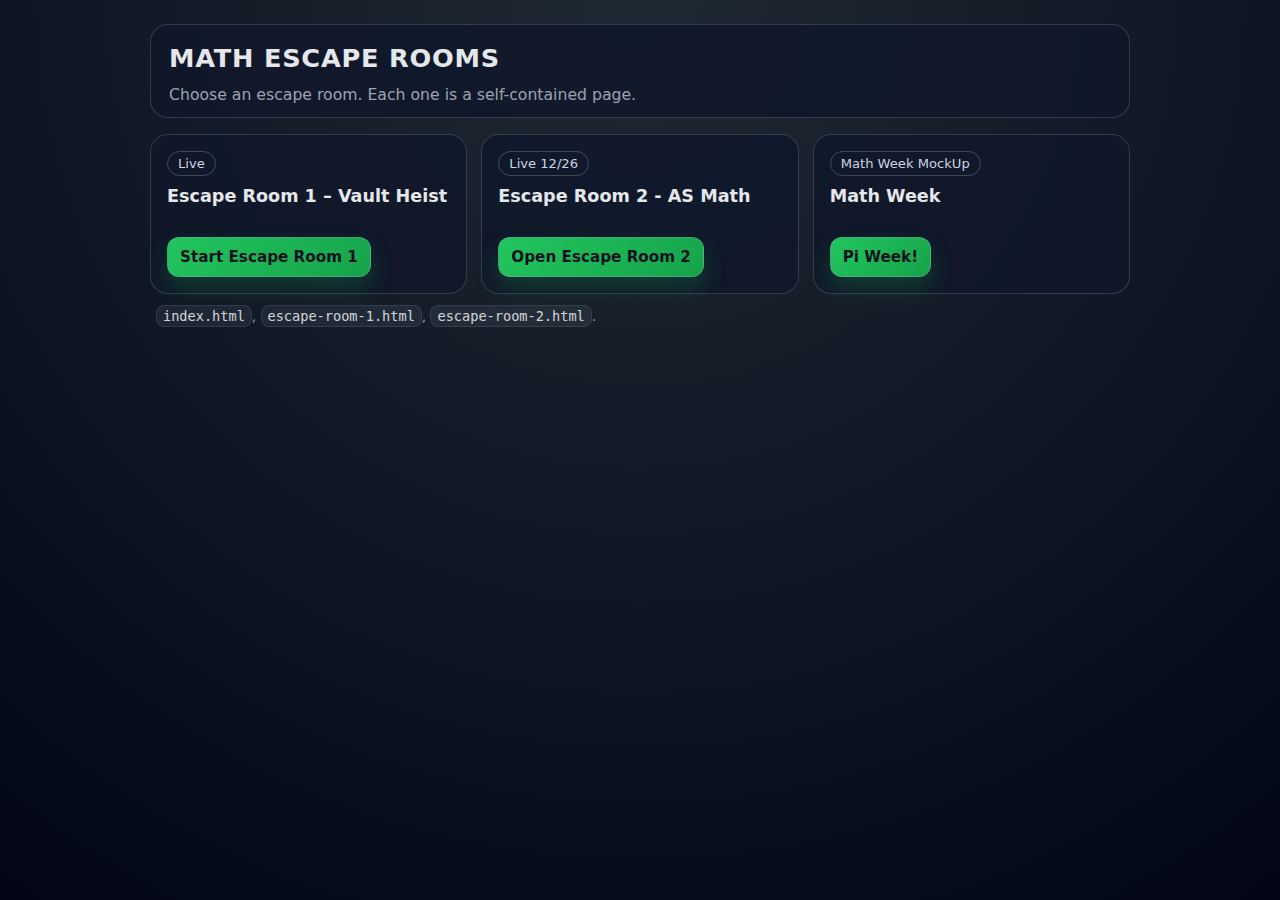
<file: index.html>
<!-- index.html (Homepage) -->
<!doctype html>
<html lang="en">
<head>
  <meta charset="utf-8" />
  <meta name="viewport" content="width=device-width, initial-scale=1" />
  <title>Pure 3 Escape Rooms</title>
  <style>
    * { box-sizing: border-box; }
    body {
      margin: 0;
      font-family: system-ui, -apple-system, Segoe UI, Roboto, Arial, sans-serif;
      background: radial-gradient(circle at top, #1f2933, #020617);
      color: #e5e7eb;
      min-height: 100vh;
      padding: 24px;
      display: flex;
      justify-content: center;
    }
    .wrap { width: 100%; max-width: 980px; }
    header {
      padding: 18px 18px 10px;
      border: 1px solid rgba(148,163,184,0.25);
      background: rgba(15,23,42,0.85);
      border-radius: 18px;
    }
    h1 {
      margin: 0;
      font-size: 1.6rem;
      letter-spacing: 0.03em;
      text-transform: uppercase;
    }
    .sub {
      margin: 10px 0 0;
      color: #9ca3af;
      line-height: 1.5;
      font-size: 0.98rem;
    }
    .grid {
      margin-top: 16px;
      display: grid;
      grid-template-columns: repeat(auto-fit, minmax(260px, 1fr));
      gap: 14px;
    }
    .card {
      border: 1px solid rgba(148,163,184,0.25);
      background: rgba(15,23,42,0.85);
      border-radius: 18px;
      padding: 16px;
      display: flex;
      flex-direction: column;
      gap: 10px;
      min-height: 160px;
    }
    .tag {
      display: inline-flex;
      align-self: flex-start;
      padding: 4px 10px;
      border-radius: 999px;
      border: 1px solid rgba(148,163,184,0.35);
      color: #cbd5e1;
      font-size: 0.82rem;
    }
    .title {
      margin: 0;
      font-size: 1.1rem;
      font-weight: 650;
    }
    .desc {
      margin: 0;
      color: #9ca3af;
      line-height: 1.5;
      font-size: 0.95rem;
      flex: 1;
    }
    .row {
      display: flex;
      gap: 10px;
      flex-wrap: wrap;
      align-items: center;
    }
    a.btn {
      text-decoration: none;
      display: inline-flex;
      align-items: center;
      justify-content: center;
      padding: 10px 12px;
      border-radius: 12px;
      font-weight: 600;
      font-size: 0.95rem;
      border: 1px solid rgba(148,163,184,0.35);
      color: #0b1220;
      background: linear-gradient(135deg, #22c55e, #16a34a);
      box-shadow: 0 12px 22px rgba(22,163,74,0.25);
    }
    a.btn.secondary {
      color: #e5e7eb;
      background: transparent;
      box-shadow: none;
    }
    .footer {
      margin-top: 14px;
      color: #94a3b8;
      font-size: 0.85rem;
      opacity: 0.9;
      padding: 0 6px;
    }
    code {
      background: rgba(148,163,184,0.12);
      border: 1px solid rgba(148,163,184,0.18);
      padding: 2px 6px;
      border-radius: 8px;
      color: #e5e7eb;
    }
  </style>
</head>
<body>
  <div class="wrap">
    <header>
      <h1>Math Escape Rooms</h1>
      <p class="sub">
        Choose an escape room. Each one is a self-contained page.
      </p>
    </header>

    <section class="grid">
      <article class="card">
        <span class="tag">Live</span>
        <h2 class="title">Escape Room 1 – Vault Heist</h2>
        <p class="desc">
        </p>
        <div class="row">
          <!-- Change filename below to match your actual escape room file -->
          <a class="btn" href="escape-room-1.html.html">Start Escape Room 1</a>
        </div>
      </article>

      <article class="card">
        <span class="tag">Live 12/26</span>
        <h2 class="title">Escape Room 2 - AS Math</h2>
        <p class="desc">
        </p>
        <div class="row">
          <a class="btn" href="./escape-room-2.html">Open Escape Room 2</a>
        </div>
      </article>

       <article class="card">
        <span class="tag">Math Week MockUp</span>
        <h2 class="title">Math Week</h2>
        <p class="desc">
        </p>
        <div class="row">
          <a class="btn" href="math-week.html">Pi Week!</a>
        </div>
      </article>
    </section>

    <div class="footer">
      <code>index.html</code>,
      <code>escape-room-1.html</code>,
      <code>escape-room-2.html</code>.
    </div>
  </div>
</body>
</html>
</file>
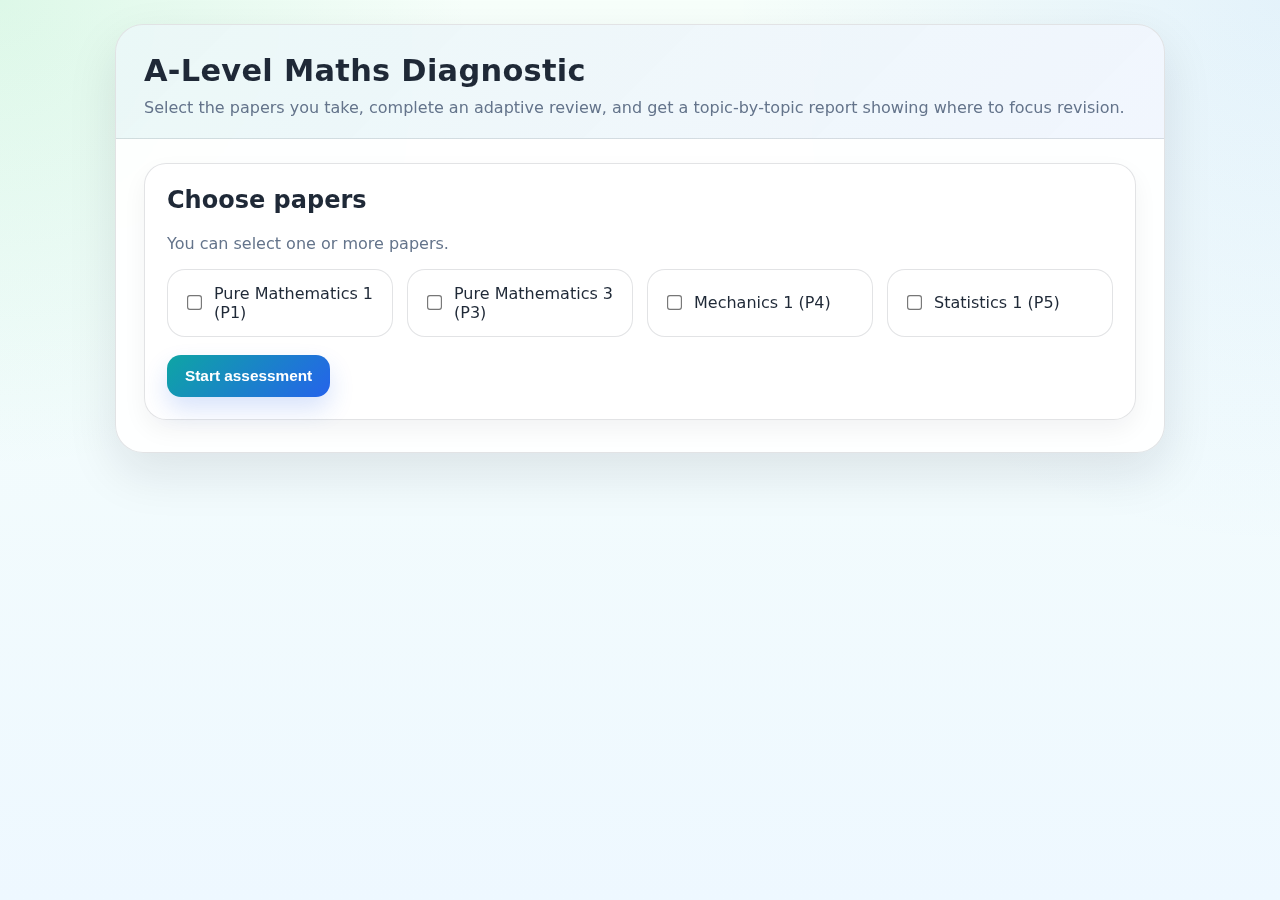
<file: diagnostic.html>
<!DOCTYPE html>
<html lang="en">
<head>
  <meta charset="UTF-8" />
  <title>A-Level Maths Diagnostic</title>
  <meta name="viewport" content="width=device-width, initial-scale=1.0" />
  <style>
    * { box-sizing: border-box; }
    :root {
      --bg1: #f7fffb;
      --bg2: #eef8ff;
      --ink: #1f2937;
      --muted: #64748b;
      --line: rgba(15, 23, 42, 0.12);
      --panel: rgba(255,255,255,0.92);
      --panel-2: rgba(255,255,255,0.82);
      --accent: #0ea5a4;
      --accent-2: #2563eb;
      --accent-3: #22c55e;
      --danger: #dc2626;
      --warning: #d97706;
      --shadow: 0 20px 50px rgba(15, 23, 42, 0.10);
    }
    body {
      margin: 0;
      font-family: Inter, system-ui, -apple-system, BlinkMacSystemFont, "Segoe UI", sans-serif;
      color: var(--ink);
      background:
        radial-gradient(circle at top left, rgba(34,197,94,0.12), transparent 30%),
        radial-gradient(circle at top right, rgba(59,130,246,0.10), transparent 35%),
        linear-gradient(180deg, var(--bg1), var(--bg2));
      min-height: 100vh;
      padding: 24px;
    }
    .app {
      max-width: 1050px;
      margin: 0 auto;
      background: var(--panel);
      border: 1px solid var(--line);
      border-radius: 28px;
      box-shadow: var(--shadow);
      overflow: hidden;
      backdrop-filter: blur(8px);
    }
    .topbar {
      padding: 28px 28px 18px;
      background: linear-gradient(135deg, rgba(14,165,164,0.08), rgba(37,99,235,0.06));
      border-bottom: 1px solid var(--line);
    }
    .topbar h1 {
      margin: 0;
      font-size: 1.9rem;
      letter-spacing: 0.01em;
    }
    .topbar p {
      margin: 8px 0 0;
      color: var(--muted);
      line-height: 1.5;
    }
    .content {
      padding: 24px 28px 32px;
    }
    .card {
      background: var(--panel-2);
      border: 1px solid var(--line);
      border-radius: 22px;
      padding: 22px;
      box-shadow: 0 10px 24px rgba(15, 23, 42, 0.05);
    }
    .hidden { display: none !important; }
    .paper-grid {
      display: grid;
      grid-template-columns: repeat(auto-fit, minmax(210px, 1fr));
      gap: 14px;
      margin-top: 16px;
    }
    .paper-option {
      border: 1px solid var(--line);
      border-radius: 18px;
      padding: 14px 16px;
      background: white;
      display: flex;
      align-items: center;
      gap: 10px;
    }
    .paper-option input {
      transform: scale(1.15);
      accent-color: var(--accent);
    }
    .btn-row {
      display: flex;
      flex-wrap: wrap;
      gap: 10px;
      margin-top: 18px;
    }
    button {
      border: none;
      border-radius: 14px;
      padding: 12px 18px;
      font-size: 0.96rem;
      font-weight: 700;
      cursor: pointer;
      transition: transform 0.08s ease, box-shadow 0.12s ease, opacity 0.12s ease;
    }
    button:hover { transform: translateY(-1px); }
    button:active { transform: translateY(0); }
    .btn-primary {
      color: white;
      background: linear-gradient(135deg, var(--accent), var(--accent-2));
      box-shadow: 0 12px 24px rgba(37, 99, 235, 0.18);
    }
    .btn-secondary {
      color: var(--ink);
      background: white;
      border: 1px solid var(--line);
    }
    .status {
      display: flex;
      flex-wrap: wrap;
      gap: 12px;
      align-items: center;
      margin-bottom: 18px;
    }
    .pill {
      display: inline-flex;
      align-items: center;
      gap: 8px;
      border-radius: 999px;
      padding: 8px 12px;
      background: white;
      border: 1px solid var(--line);
      font-size: 0.92rem;
      color: var(--muted);
    }
    .dot {
      width: 10px;
      height: 10px;
      border-radius: 999px;
      background: var(--accent-3);
      box-shadow: 0 0 10px rgba(34,197,94,0.45);
    }
    .progress {
      flex: 1;
      min-width: 180px;
      height: 12px;
      background: rgba(148,163,184,0.18);
      border-radius: 999px;
      overflow: hidden;
      border: 1px solid var(--line);
    }
    .progress-fill {
      height: 100%;
      width: 0%;
      background: linear-gradient(90deg, var(--accent), var(--accent-2));
      transition: width 0.3s ease;
    }
    .question-head {
      display: flex;
      justify-content: space-between;
      gap: 12px;
      align-items: flex-start;
      margin-bottom: 10px;
    }
    .question-head h2 {
      margin: 0;
      font-size: 1.2rem;
    }
    .badge {
      white-space: nowrap;
      font-size: 0.85rem;
      padding: 6px 10px;
      border-radius: 999px;
      background: white;
      border: 1px solid var(--line);
      color: var(--muted);
    }
    .question-meta {
      color: var(--muted);
      font-size: 0.94rem;
      margin-bottom: 14px;
    }
    .question-block {
      background: white;
      border: 1px solid var(--line);
      border-radius: 18px;
      padding: 16px;
      line-height: 1.65;
      white-space: pre-wrap;
    }
    .parts {
      margin-top: 16px;
      display: grid;
      gap: 14px;
    }
    .part {
      border: 1px solid var(--line);
      background: white;
      border-radius: 18px;
      padding: 14px;
    }
    .part-title {
      font-weight: 700;
      margin-bottom: 8px;
    }
    .mark-tags {
      display: flex;
      flex-wrap: wrap;
      gap: 8px;
      margin-top: 8px;
      margin-bottom: 10px;
    }
    .tag {
      font-size: 0.78rem;
      padding: 5px 8px;
      border-radius: 999px;
      border: 1px solid var(--line);
      background: #f8fafc;
      color: var(--muted);
    }
    .input-group {
      margin-top: 8px;
    }
    .input-group label {
      display: block;
      font-size: 0.87rem;
      color: var(--muted);
      margin-bottom: 6px;
    }
    input[type="text"], textarea {
      width: 100%;
      border: 1px solid rgba(148,163,184,0.55);
      border-radius: 12px;
      padding: 12px 12px;
      font-size: 0.98rem;
      background: #fbfdff;
      color: var(--ink);
    }
    textarea {
      min-height: 84px;
      resize: vertical;
      font-family: inherit;
    }
    input[type="text"]:focus, textarea:focus {
      outline: none;
      border-color: var(--accent-2);
      box-shadow: 0 0 0 3px rgba(37,99,235,0.10);
    }
    .feedback {
      min-height: 22px;
      margin-top: 12px;
      font-size: 0.95rem;
      font-weight: 600;
    }
    .feedback.ok { color: #15803d; }
    .feedback.warn { color: var(--warning); }
    .feedback.bad { color: var(--danger); }
    .report-top {
      display: grid;
      grid-template-columns: repeat(auto-fit, minmax(180px, 1fr));
      gap: 12px;
      margin-bottom: 20px;
    }
    .metric {
      background: white;
      border: 1px solid var(--line);
      border-radius: 18px;
      padding: 16px;
    }
    .metric .label {
      color: var(--muted);
      font-size: 0.88rem;
      margin-bottom: 6px;
    }
    .metric .value {
      font-size: 1.5rem;
      font-weight: 800;
    }
    .report-table-wrap {
      overflow-x: auto;
      margin-top: 14px;
      border: 1px solid var(--line);
      border-radius: 18px;
      background: white;
    }
    table {
      width: 100%;
      border-collapse: collapse;
      min-width: 900px;
    }
    th, td {
      padding: 12px 12px;
      text-align: left;
      border-bottom: 1px solid rgba(148,163,184,0.18);
      vertical-align: top;
      font-size: 0.92rem;
    }
    th {
      background: #f8fbff;
      color: var(--muted);
      font-weight: 700;
    }
    .result-correct { color: #15803d; font-weight: 700; }
    .result-partial { color: var(--warning); font-weight: 700; }
    .result-incorrect { color: var(--danger); font-weight: 700; }
    .topic-columns {
      display: grid;
      grid-template-columns: 1fr 1fr;
      gap: 16px;
      margin-top: 20px;
    }
    .topic-panel {
      background: white;
      border: 1px solid var(--line);
      border-radius: 20px;
      padding: 18px;
    }
    .topic-panel h3 {
      margin-top: 0;
      margin-bottom: 10px;
    }
    .topic-item {
      margin-bottom: 16px;
    }
    .topic-item strong {
      display: block;
      margin-bottom: 6px;
    }
    .topic-item ul {
      margin: 0 0 0 18px;
      padding: 0;
      color: var(--muted);
      line-height: 1.5;
    }
    dialog {
      width: min(760px, calc(100vw - 32px));
      border: none;
      border-radius: 22px;
      padding: 0;
      box-shadow: 0 25px 60px rgba(15,23,42,0.25);
    }
    dialog::backdrop {
      background: rgba(15, 23, 42, 0.4);
      backdrop-filter: blur(3px);
    }
    .modal-head {
      padding: 18px 20px 14px;
      border-bottom: 1px solid var(--line);
      background: linear-gradient(135deg, rgba(14,165,164,0.08), rgba(37,99,235,0.06));
    }
    .modal-body {
      padding: 18px 20px 20px;
      line-height: 1.6;
      white-space: pre-wrap;
    }
    .modal-actions {
      padding: 0 20px 20px;
      display: flex;
      gap: 8px;
    }
    .footer-note {
      margin-top: 20px;
      text-align: center;
      color: var(--muted);
      font-size: 0.93rem;
    }
    @media (max-width: 820px) {
      .topic-columns {
        grid-template-columns: 1fr;
      }
      .question-head {
        flex-direction: column;
      }
    }
  </style>
</head>
<body>
  <div class="app">
    <div class="topbar">
      <h1>A-Level Maths Diagnostic</h1>
      <p>Select the papers you take, complete an adaptive review, and get a topic‑by‑topic report showing where to focus revision.</p>
    </div>
    <div class="content">
      <section id="setup-screen" class="card">
        <h2 style="margin-top:0;">Choose papers</h2>
        <p style="margin-top:8px; color: var(--muted);">You can select one or more papers.</p>
        <div class="paper-grid">
          <label class="paper-option"><input type="checkbox" value="P1"> <span>Pure Mathematics 1 (P1)</span></label>
          <label class="paper-option"><input type="checkbox" value="P3"> <span>Pure Mathematics 3 (P3)</span></label>
          <label class="paper-option"><input type="checkbox" value="P4"> <span>Mechanics 1 (P4)</span></label>
          <label class="paper-option"><input type="checkbox" value="P5"> <span>Statistics 1 (P5)</span></label>
        </div>
        <div class="btn-row">
          <button id="start-btn" class="btn-primary">Start assessment</button>
        </div>
      </section>

      <section id="question-screen" class="hidden">
        <div class="status">
          <div class="pill"><span class="dot"></span><span id="progress-text">Question 1</span></div>
          <div class="progress"><div id="progress-fill" class="progress-fill"></div></div>
          <div class="pill" id="paper-pill">Paper</div>
        </div>
        <div class="card">
          <div class="question-head">
            <div>
              <h2 id="question-title">Question</h2>
              <div id="question-meta" class="question-meta"></div>
            </div>
            <div class="badge" id="difficulty-badge">Difficulty</div>
          </div>
          <div id="question-text" class="question-block"></div>
          <div id="parts-container" class="parts"></div>
          <div class="btn-row">
            <button id="submit-btn" class="btn-primary">Submit answer</button>
            <button id="quit-btn" class="btn-secondary">Back to start</button>
          </div>
          <div id="feedback" class="feedback"></div>
        </div>
      </section>

      <section id="report-screen" class="hidden">
        <div class="card">
          <h2 style="margin-top:0;">Your diagnostic report</h2>
          <div class="report-top">
            <div class="metric">
              <div class="label">Questions completed</div>
              <div class="value" id="metric-questions">0</div>
            </div>
            <div class="metric">
              <div class="label">Weighted score</div>
              <div class="value" id="metric-score">0%</div>
            </div>
            <div class="metric">
              <div class="label">Ability estimate</div>
              <div class="value" id="metric-level">—</div>
            </div>
          </div>
          <div class="report-table-wrap">
            <table>
              <thead>
                <tr>
                  <th>Paper</th>
                  <th>Topic</th>
                  <th>Difficulty</th>
                  <th>Your performance</th>
                  <th>Review</th>
                </tr>
              </thead>
              <tbody id="report-body"></tbody>
            </table>
          </div>
          <div class="topic-columns">
            <div class="topic-panel">
              <h3>Strengths</h3>
              <div id="strengths-box"></div>
            </div>
            <div class="topic-panel">
              <h3>Weaknesses</h3>
              <div id="weaknesses-box"></div>
            </div>
          </div>
          <div class="btn-row">
            <button id="restart-btn" class="btn-primary">Restart</button>
          </div>
        </div>
        <div class="footer-note">Use the review buttons to revisit the exact question text and adjust your B marks if you think you earned them.</div>
      </section>
    </div>
  </div>

  <dialog id="review-dialog">
    <div class="modal-head">
      <strong id="modal-title">Question review</strong>
    </div>
    <div id="modal-body" class="modal-body"></div>
    <div class="modal-actions">
      <button id="save-marks-btn" class="btn-primary">Save changes</button>
      <button id="close-modal-btn" class="btn-secondary">Close</button>
    </div>
  </dialog>

  <script>
    "use strict";

    const weightMap = { easy: 1, average: 2, difficult: 3 };

    const topicDetails = {
      "Functions": [
        "domains and ranges",
        "one-to-one functions and inverses",
        "transformations of graphs",
        "composite functions"
      ],
      "Integration": [
        "forming definite integrals",
        "volumes of revolution",
        "exact values from integration",
        "using geometric interpretation"
      ],
      "Differentiation": [
        "differentiation rules",
        "chain rule and related rates",
        "stationary points",
        "using derivatives to determine nature of turning points"
      ],
      "Trigonometry": [
        "solving trigonometric equations",
        "using identities and substitutions",
        "interpreting ranges of angles",
        "multi-step trig algebra"
      ],
      "Series": [
        "binomial expansion",
        "geometric progressions",
        "salary and bonus growth models",
        "coefficients in expansions"
      ],
      "Circular measure": [
        "radian measure",
        "sector areas",
        "triangle areas inside sectors",
        "multi-step area subtraction"
      ],
      "Quadratics & functions": [
        "completing the square",
        "inverse functions",
        "domain restrictions",
        "composite functions"
      ],
      "Coordinate geometry": [
        "equations of circles",
        "translations",
        "common chords",
        "eliminating variables"
      ],
      "Differentiation & integration": [
        "stationary points",
        "nature of turning points",
        "integration from derivatives",
        "finding full curve equations"
      ],
      "Algebra": [
        "series expansion",
        "factor theorem",
        "partial fractions"
      ],
      "Logarithmic & exponential functions": [
        "solving logarithmic equations",
        "log laws",
        "rearranging exponentials"
      ],
      "Numerical methods": [
        "Newton-Raphson",
        "fixed-point iteration",
        "approximating roots"
      ],
      "Vectors": [
        "midpoints and ratios",
        "dot products",
        "coplanarity",
        "scalar triple product"
      ],
      "Differential equations": [
        "separable equations",
        "first-order linear equations",
        "initial conditions"
      ],
      "Complex numbers": [
        "modulus and argument",
        "polar form",
        "powers of complex numbers"
      ],
      "Kinematics": [
        "constant acceleration",
        "vertical motion",
        "velocity functions"
      ],
      "Momentum & collisions": [
        "conservation of momentum",
        "connected collision models",
        "coefficient of restitution"
      ],
      "Newton’s laws": [
        "free-body diagrams",
        "pulley systems",
        "friction",
        "acceleration in systems"
      ],
      "Energy, work & power": [
        "work done",
        "kinetic energy",
        "power",
        "friction losses"
      ],
      "Representation of data": [
        "mean and variance",
        "interpreting statistical summaries",
        "comparing consistency"
      ],
      "Permutations & combinations": [
        "arrangements with repetition",
        "selection counts",
        "restriction problems"
      ],
      "Probability": [
        "basic probability",
        "without replacement",
        "independence"
      ],
      "Discrete random variables": [
        "expectation",
        "probability distributions",
        "Poisson distribution"
      ],
      "Normal distribution": [
        "standardisation",
        "symmetry and intervals",
        "normal approximation"
      ]
    };

    // Multi-part exam questions with B/A marks for all papers
    const questionBank = {
      P1: [
        {
          id: "P1-Q1",
          paper: "P1",
          topic: "Functions",
          difficulty: "easy",
          source: "March 2020 P1, Q1",
          fullQuestion:
`Q1. Let f(x) = 1/(3x + 2) + x² for x < −1.

(i) Differentiate f(x).
(ii) Determine whether the function is increasing, decreasing or neither on its domain.`,
          parts: [
            {
              label: "(i) B mark",
              text: "Differentiate f(x).",
              Bmarks: 2,
              Amarks: 0,
              answer: "Any valid derivative attempt.",
              check: () => true
            },
            {
              label: "(ii) A mark",
              text: "State whether the function is increasing, decreasing or neither.",
              Bmarks: 0,
              Amarks: 1,
              answer: "decreasing",
              check: (ans) => /decreas/i.test(ans.trim())
            }
          ],
          solution:
`f'(x) = -3/(3x+2)^2 + 2x.
For x < −1, this is always negative, so the function is decreasing.`
        },
        {
          id: "P1-Q2",
          paper: "P1",
          topic: "Functions",
          difficulty: "average",
          source: "March 2020 P1, Q2",
          fullQuestion:
`Q2. The graph of y = f(x) is transformed to give the graph of y = 1 + f(½x).

Describe the two single transformations that have been combined.`,
          parts: [
            {
              label: "(a) B/A marks",
              text: "Describe the first transformation.",
              Bmarks: 1,
              Amarks: 1,
              answer: "horizontal stretch by factor 2",
              check: (ans) => {
                const s = ans.toLowerCase();
                return /stretch|scale/.test(s) && /2/.test(s) && (/horizontal/.test(s) || /x/.test(s));
              }
            },
            {
              label: "(b) B/A marks",
              text: "Describe the second transformation.",
              Bmarks: 1,
              Amarks: 1,
              answer: "translation up 1",
              check: (ans) => {
                const s = ans.toLowerCase();
                return (/translation|shift|move/.test(s)) && (/up|vertical/.test(s)) && /1/.test(s);
              }
            }
          ],
          solution:
`The graph is stretched parallel to the x‑axis by scale factor 2, then translated 1 unit upwards.`
        },
        {
          id: "P1-Q3",
          paper: "P1",
          topic: "Integration",
          difficulty: "average",
          source: "March 2020 P1, Q3",
          fullQuestion:
`Q3. The curve y = x² + 1 intersects the y‑values 1 and 5. The region is rotated through 360° about the y‑axis.

(i) Write down an integral representing the volume.
(ii) Hence find the exact volume.`,
          parts: [
            {
              label: "(i) B mark",
              text: "Write down the integral.",
              Bmarks: 1,
              Amarks: 0,
              answer: "π∫(y−1)dy from 1 to 5",
              check: () => true
            },
            {
              label: "(ii) A marks",
              text: "State the exact volume.",
              Bmarks: 0,
              Amarks: 3,
              answer: "8π",
              check: (ans) => {
                const s = ans.replace(/\s+/g, "").toLowerCase();
                if (s === "8π" || s === "8pi") return true;
                const v = Number(ans);
                return Number.isFinite(v) && Math.abs(v - 8 * Math.PI) < 0.1;
              }
            }
          ],
          solution:
`Since x² = y − 1, volume = π∫₁⁵ (y − 1) dy = 8π.`
        },
        {
          id: "P1-Q4",
          paper: "P1",
          topic: "Differentiation",
          difficulty: "average",
          source: "March 2020 P1, Q4",
          fullQuestion:
`Q4. The curve is y = x² − 2x − 3. At a point P on the curve,
dy/dt = 4 and dx/dt = 6.

(i) Compute dy/dx.
(ii) Find the x‑coordinate of P.`,
          parts: [
            {
              label: "(i) B mark",
              text: "Compute dy/dx.",
              Bmarks: 1,
              Amarks: 0,
              answer: "2x − 2",
              check: () => true
            },
            {
              label: "(ii) A marks",
              text: "Find the x‑coordinate of P.",
              Bmarks: 1,
              Amarks: 2,
              answer: "4/3",
              check: (ans) => {
                const s = ans.replace(/\s+/g, "");
                if (["4/3", "1.333", "1.3333", "1.33"].includes(s)) return true;
                const v = Number(ans);
                return Number.isFinite(v) && Math.abs(v - 4/3) < 0.05;
              }
            }
          ],
          solution:
`dy/dx = 2x − 2.
Using dy/dt = (dy/dx)(dx/dt): 4 = (2x − 2)(6), so x = 4/3.`
        },
        {
          id: "P1-Q5",
          paper: "P1",
          topic: "Trigonometry",
          difficulty: "difficult",
          source: "March 2020 P1, Q5",
          fullQuestion:
`Q5. Solve
(tan θ + 3 sin θ + 2)/(tan θ − 3 sin θ + 1) = 2
for 0° ≤ θ ≤ 90°.

Give answers in degrees.`,
          parts: [
            {
              label: "A marks",
              text: "List all solutions for θ in ascending order, comma‑separated.",
              Bmarks: 0,
              Amarks: 5,
              answer: "0, 83.6",
              check: (ans) => {
                const vals = ans.replace(/\s+/g, "").split(",").map(Number).filter(v => !Number.isNaN(v)).sort((a,b) => a-b);
                return vals.length === 2 && Math.abs(vals[0] - 0) < 0.5 && Math.abs(vals[1] - 83.6) < 0.5;
              }
            }
          ],
          solution:
`Cross‑multiplying gives tan θ − 9 sin θ = 0.
So sin θ = 0 or cos θ = 1/9.
Hence θ = 0° or 83.6°.`
        },
        {
          id: "P1-Q6",
          paper: "P1",
          topic: "Series",
          difficulty: "average",
          source: "March 2020 P1, Q6",
          fullQuestion:
`Q6. Expand (2x + a/x²)^5. The coefficient of 1/x is 720.

(i) Find the possible values of a.
(ii) Using your value of a, find the coefficient of 1/x².`,
          parts: [
            {
              label: "(i) B/A marks",
              text: "State the values of a, comma‑separated.",
              Bmarks: 1,
              Amarks: 2,
              answer: "-3, 3",
              check: (ans) => {
                const vals = ans.replace(/\s+/g, "").split(",").map(Number).filter(v => !Number.isNaN(v)).sort((a,b) => a-b);
                return vals.length === 2 && Math.abs(vals[0] + 3) < 0.1 && Math.abs(vals[1] - 3) < 0.1;
              }
            },
            {
              label: "(ii) B/A marks",
              text: "Find the coefficient of 1/x².",
              Bmarks: 1,
              Amarks: 1,
              answer: "810",
              check: (ans) => {
                const v = Number(ans);
                return Number.isFinite(v) && Math.abs(v - 810) < 0.5;
              }
            }
          ],
          solution:
`From the 1/x coefficient, a = ±3.
Then the coefficient of 1/x² is 810.`
        },
        {
          id: "P1-Q7",
          paper: "P1",
          topic: "Circular measure",
          difficulty: "difficult",
          source: "March 2020 P1, Q7",
          fullQuestion:
`Q7. In a circle of radius 6 cm, angle AOB = 0.8 radians. Geometric construction produces a shaded region OCD.

(i) Explain how to form expressions for the areas involved.
(ii) Find the area of the shaded region, to 2 decimal places.`,
          parts: [
            {
              label: "(i) B marks",
              text: "Enter your explanation for the area setup.",
              Bmarks: 3,
              Amarks: 0,
              answer: "Any relevant setup using sector and triangle areas.",
              check: () => true
            },
            {
              label: "(ii) A marks",
              text: "State the area of the shaded region.",
              Bmarks: 0,
              Amarks: 3,
              answer: "2.01",
              check: (ans) => {
                const v = Number(ans);
                return Number.isFinite(v) && Math.abs(v - 2.01) < 0.05;
              }
            }
          ],
          solution:
`OC = 6 cos(0.8).
Area of sector OCD = ½·OC²·0.8.
Area of triangle OCA = ½·6·OC·sin(0.8).
Difference = 2.01 cm².`
        },
        {
          id: "P1-Q8",
          paper: "P1",
          topic: "Series",
          difficulty: "average",
          source: "March 2020 P1, Q8",
          fullQuestion:
`Q8. A salary is $30 000 in year 1 with a $600 bonus.
Salary increases by 3% each year.
Bonus increases by $100 each year.

(i) Express the first‑year bonus as a percentage of salary.
(ii) Express the 24th‑year bonus as a percentage of the 24th‑year salary.`,
          parts: [
            {
              label: "(i) B mark",
              text: "State the first‑year percentage bonus.",
              Bmarks: 1,
              Amarks: 0,
              answer: "2%",
              check: () => true
            },
            {
              label: "(ii) B/A marks",
              text: "State the 24th‑year percentage bonus.",
              Bmarks: 2,
              Amarks: 3,
              answer: "4.9%",
              check: (ans) => {
                const cleaned = ans.replace(/\s+/g, "").replace("%", "");
                const v = Number(cleaned);
                return Number.isFinite(v) && Math.abs(v - 4.9) < 0.2;
              }
            }
          ],
          solution:
`First year: 600/30 000 × 100 = 2%.
Year 24 bonus = 600 + 23×100 = 2900.
Year 24 salary = 30 000 × 1.03^23.
Percentage ≈ 4.9%.`
        },
        {
          id: "P1-Q9",
          paper: "P1",
          topic: "Quadratics & functions",
          difficulty: "difficult",
          source: "March 2020 P1, Q9",
          fullQuestion:
`Q9.
(a) Express 2x² + 12x + 11 in the form 2(x + a)² + b.
(b) For f(x) = 2x² + 12x + 11 with x ≤ −4, find f⁻¹(x) and its domain.
(c) Given g(x) = 2x − 3 and k = −1, solve f(g(x)) = 193.
(d) State the largest value of k for which f(g(x)) is defined.`,
          parts: [
            {
              label: "(a) A marks",
              text: "State a and b, comma‑separated.",
              Bmarks: 0,
              Amarks: 2,
              answer: "3, −7",
              check: (ans) => {
                const vals = ans.replace(/\s+/g, "").split(",").map(Number);
                return vals.length === 2 && Math.abs(vals[0] - 3) < 0.1 && Math.abs(vals[1] + 7) < 0.1;
              }
            },
            {
              label: "(b) A marks",
              text: "Enter the inverse function.",
              Bmarks: 0,
              Amarks: 2,
              answer: "−3 − sqrt((x+7)/2)",
              check: (ans) => {
                const s = ans.toLowerCase().replace(/\s+/g, "");
                return s.includes("sqrt") && s.includes("x+7") && s.includes("/2");
              }
            },
            {
              label: "(b) B mark",
              text: "State the domain of f⁻¹.",
              Bmarks: 1,
              Amarks: 0,
              answer: "x ≥ −5",
              check: () => true
            },
            {
              label: "(c) B/A marks",
              text: "Solve f(g(x)) = 193.",
              Bmarks: 1,
              Amarks: 1,
              answer: "−5",
              check: (ans) => {
                const v = Number(ans);
                return Number.isFinite(v) && Math.abs(v + 5) < 0.1;
              }
            },
            {
              label: "(d) A mark",
              text: "State the largest value of k.",
              Bmarks: 0,
              Amarks: 1,
              answer: "−0.5",
              check: (ans) => {
                const v = Number(ans);
                return Number.isFinite(v) && Math.abs(v + 0.5) < 0.1;
              }
            }
          ],
          solution:
`2x² + 12x + 11 = 2(x+3)² − 7.
For x ≤ −4, the inverse branch is x = −3 − √((y+7)/2), with domain y ≥ −5.
Solving f(g(x)) = 193 gives x = −5.
Largest k is −½.`
        },
        {
          id: "P1-Q10",
          paper: "P1",
          topic: "Differentiation & integration",
          difficulty: "difficult",
          source: "March 2020 P1, Q10",
          fullQuestion:
`Q10. A curve satisfies
dy/dx = 2√(x+3) − x
and has a stationary point at (a, 14), where a > 0.

(i) Find a.
(ii) Determine the nature of the stationary point.
(iii) Find the equation of the curve.`,
          parts: [
            {
              label: "(i) A marks",
              text: "Find a.",
              Bmarks: 0,
              Amarks: 3,
              answer: "6",
              check: (ans) => {
                const v = Number(ans);
                return Number.isFinite(v) && Math.abs(v - 6) < 0.2;
              }
            },
            {
              label: "(ii) A marks",
              text: "State the nature of the stationary point.",
              Bmarks: 0,
              Amarks: 3,
              answer: "maximum",
              check: (ans) => /max/i.test(ans.trim())
            },
            {
              label: "(iii) B/A marks",
              text: "State the equation of the curve.",
              Bmarks: 2,
              Amarks: 2,
              answer: "(4/3)(x+3)^(3/2) − (1/2)x² − 4",
              check: (ans) => {
                const s = ans.toLowerCase().replace(/\s+/g, "");
                return s.includes("(x+3)") && (s.includes("3/2") || s.includes("1.5")) && s.includes("x^2") && s.includes("-4");
              }
            }
          ],
          solution:
`Set dy/dx = 0:
2√(a+3) = a, giving a = 6.
Second derivative is negative there, so it is a maximum.
Integrating gives y = (4/3)(x+3)^(3/2) − (1/2)x² + c.
Using (6,14), c = −4.`
        },
        {
          id: "P1-Q11",
          paper: "P1",
          topic: "Trigonometry",
          difficulty: "difficult",
          source: "March 2020 P1, Q11",
          fullQuestion:
`Q11.
(a) Solve 3 tan²x − 5 tan x − 2 = 0 for 0° ≤ x ≤ 180°.
(b) Find the values of k for which 3 tan²x − 5 tan x + k = 0 has no solutions.
(c) State the value of k for which there are three solutions, and find those solutions.`,
          parts: [
            {
              label: "(a) B/A marks",
              text: "Enter the two solutions from part (a), comma‑separated.",
              Bmarks: 1,
              Amarks: 3,
              answer: "63.4, 161.6",
              check: (ans) => {
                const vals = ans.replace(/\s+/g, "").split(",").map(Number).filter(v => !Number.isNaN(v)).sort((a,b) => a-b);
                return vals.length === 2 && Math.abs(vals[0] - 63.4) < 0.5 && Math.abs(vals[1] - 161.6) < 0.5;
              }
            },
            {
              label: "(b) B/A marks",
              text: "State the range of k for no solutions.",
              Bmarks: 1,
              Amarks: 1,
              answer: "k > 25/12",
              check: (ans) => {
                const s = ans.replace(/\s+/g, "").toLowerCase();
                return s.includes("25/12") || s.includes("2.083");
              }
            },
            {
              label: "(c) B/A marks",
              text: "State the value of k and the three solutions.",
              Bmarks: 1,
              Amarks: 2,
              answer: "k = 0; x = 0, 59.0, 180",
              check: (ans) => {
                const s = ans.toLowerCase();
                return s.includes("0") && s.includes("59") && s.includes("180");
              }
            }
          ],
          solution:
`(a) tan x = 2 or −1/3, giving x = 63.4° and 161.6°.
(b) Discriminant < 0 gives k > 25/12.
(c) k = 0 gives tan x(3 tan x − 5) = 0, so x = 0°, 59.0°, 180°.`
        },
        {
          id: "P1-Q12",
          paper: "P1",
          topic: "Coordinate geometry",
          difficulty: "difficult",
          source: "March 2020 P1, Q12",
          fullQuestion:
`Q12. Two circles C₁ and C₂ are defined as follows.
C₁ has diameter endpoints (−3, −5) and (7, 3).
C₂ is the image of C₁ under translation by vector (8, 4).

(a) Find the equation of C₁.
(b) Find the equation of C₂.
(c) Show that the common chord RS has equation y = −2x + 13.
(d) Hence show that the x‑coordinates of R and S satisfy 5x² − 60x + 159 = 0.`,
          parts: [
            {
              label: "(a) B/A marks",
              text: "State the equation of C₁.",
              Bmarks: 1,
              Amarks: 1,
              answer: "(x−2)^2 + (y+1)^2 = 41",
              check: (ans) => {
                const s = ans.replace(/\s+/g, "").toLowerCase();
                return s.includes("(x-2)") && s.includes("(y+1)") && s.includes("=41");
              }
            },
            {
              label: "(b) B/A marks",
              text: "State the equation of C₂.",
              Bmarks: 1,
              Amarks: 1,
              answer: "(x−10)^2 + (y−3)^2 = 41",
              check: (ans) => {
                const s = ans.replace(/\s+/g, "").toLowerCase();
                return s.includes("(x-10)") && s.includes("(y-3)") && s.includes("=41");
              }
            },
            {
              label: "(c) B/A marks",
              text: "State the equation of the common chord RS.",
              Bmarks: 2,
              Amarks: 1,
              answer: "y = −2x + 13",
              check: (ans) => {
                const s = ans.replace(/\s+/g, "").toLowerCase();
                return s === "y=-2x+13";
              }
            },
            {
              label: "(d) A marks",
              text: "State the quadratic satisfied by the x‑coordinates.",
              Bmarks: 0,
              Amarks: 2,
              answer: "5x^2 − 60x + 159 = 0",
              check: (ans) => {
                const s = ans.replace(/\s+/g, "").toLowerCase();
                return s.includes("5x^2") && s.includes("-60x") && s.includes("+159") && s.includes("=0");
              }
            }
          ],
          solution:
`C₁ has centre (2, −1) and radius² 41, so (x−2)² + (y+1)² = 41.
Translate by (8, 4): (x−10)² + (y−3)² = 41.
Subtracting gives common chord y = −2x + 13.
Substitute into C₁ to obtain 5x² − 60x + 159 = 0.`
        }
      ],

      /* Paper 3 questions adapted from 9709/33 O/N/22 with B/A marks */
      P3: [
        {
          id: "P3-Q1",
          paper: "P3",
          topic: "Logarithmic & exponential functions",
          difficulty: "easy",
          source: "9709/33 O/N/22, Q1",
          fullQuestion:
`Q1. Solve the equation

ln(2x − 1) = 2 ln(x + 1) − ln x.

Give your answer correct to 3 decimal places.`,
          parts: [
            {
              label: "Q1 B mark",
              text: "Use logarithm laws to combine the logarithms into a single equation.",
              Bmarks: 1,
              Amarks: 0,
              answer: "Any valid use of log laws leading to an algebraic equation.",
              check: () => true
            },
            {
              label: "Q1 A marks",
              text: "State the final answer.",
              Bmarks: 0,
              Amarks: 3,
              answer: "3.303",
              check: (ans) => {
                const v = Number(ans);
                return Number.isFinite(v) && Math.abs(v - 3.302775638) < 0.01;
              }
            }
          ],
          solution:
`Using log laws:
ln(2x − 1) = ln((x + 1)²/x)

So
2x − 1 = (x + 1)² / x

This gives x^2 − 3x − 1 = 0.

Only x > ½ is valid, so x = (3 + √13)/2 = 3.303 (3 s.f.).`
        },
        {
          id: "P3-Q2",
          paper: "P3",
          topic: "Algebra",
          difficulty: "easy",
          source: "9709/33 O/N/22, Q2",
          fullQuestion:
`Q2. Expand

√(1 + 2x) / (1 − 2x)

in ascending powers of x, up to and including the term in x², simplifying the coefficients.`,
          parts: [
            {
              label: "Q2 B marks",
              text: "Write the expansion of √(1 + 2x) up to x² and the expansion of (1 − 2x)^{-1} up to x².",
              Bmarks: 3,
              Amarks: 0,
              answer: "1 + x − ½ x² and 1 + 2x + 4x²",
              check: () => true
            },
            {
              label: "Q2 A marks",
              text: "State the final simplified expansion.",
              Bmarks: 0,
              Amarks: 2,
              answer: "1 + 3x + (11/2) x²",
              check: (ans) => {
                const s = ans.toLowerCase().replace(/\s+/g, "");
                return (
                  s.includes("1") &&
                  (s.includes("+3x") || s.includes("3x")) &&
                  (s.includes("11/2x^2") || s.includes("5.5x^2") || s.includes("(11/2)x^2"))
                );
              }
            }
          ],
          solution:
`√(1 + 2x) = 1 + x − ½ x² + …
(1 − 2x)^{−1} = 1 + 2x + 4x² + …

Multiplying gives
1 + 3x + (11/2)x² + …`
        },
        {
          id: "P3-Q3",
          paper: "P3",
          topic: "Integration",
          difficulty: "easy",
          source: "9709/33 O/N/22, Q3",
          fullQuestion:
`Q3. Find the exact value of

∫₀^{π/4} x sec²x dx.`,
          parts: [
            {
              label: "Q3 B mark",
              text: "Use integration by parts.",
              Bmarks: 1,
              Amarks: 0,
              answer: "Take u = x and dv = sec²x dx.",
              check: () => true
            },
            {
              label: "Q3 A marks",
              text: "State the exact final answer.",
              Bmarks: 0,
              Amarks: 4,
              answer: "π/4 − ½ ln 2",
              check: (ans) => {
                const s = ans.toLowerCase().replace(/\s+/g, "");
                return (
                  (s.includes("pi/4") || s.includes("π/4")) &&
                  (s.includes("ln2") || s.includes("log2"))
                );
              }
            }
          ],
          solution:
`Let u = x, dv = sec²x dx ⇒ du = dx, v = tan x.
∫ x sec²x dx = x tan x − ∫ tan x dx = x tan x + ln|cos x|.

From 0 to π/4 this becomes
(π/4) − ½ ln 2.`
        },
        {
          id: "P3-Q4",
          paper: "P3",
          topic: "Differentiation",
          difficulty: "easy",
          source: "9709/33 O/N/22, Q4",
          fullQuestion:
`Q4. The parametric equations of a curve are

x = 2t − tan t,
y = ln(\u202f sin 2t),

for 0 < t < π/2.

Show that dy/dx = cot t.`,
          parts: [
            {
              label: "Q4 B mark",
              text: "Find dx/dt and dy/dt.",
              Bmarks: 1,
              Amarks: 0,
              answer: "dx/dt = 2 − sec²t, dy/dt = 2 cos 2t / sin 2t",
              check: () => true
            },
            {
              label: "Q4 A marks",
              text: "Show the final simplified derivative.",
              Bmarks: 0,
              Amarks: 4,
              answer: "cot t",
              check: (ans) => /cot\s*t/i.test(ans.replace(/\s+/g, ""))
            }
          ],
          solution:
`dx/dt = 2 − sec²t, dy/dt = 2 cos 2t/ sin 2t.
Hence dy/dx = (dy/dt)/(dx/dt) = cot t.`
        },
        {
          id: "P3-Q5",
          paper: "P3",
          topic: "Complex numbers",
          difficulty: "average",
          source: "9709/33 O/N/22, Q5",
          fullQuestion:
`Q5.
(a) On an Argand diagram, shade the region whose points represent complex numbers z satisfying |z + 2| ≤ 2 and Im z ≥ 1.
(b) Find the greatest value of arg z for points in the shaded region.`,
          parts: [
            {
              label: "Q5(a) B marks",
              text: "Sketch the circle and line and indicate the correct shaded region.",
              Bmarks: 4,
              Amarks: 0,
              answer: "Circle centre (−2,0), radius 2; line y = 1; shade the cap above the line.",
              check: () => true
            },
            {
              label: "Q5(b) A marks",
              text: "State the greatest value of arg z.",
              Bmarks: 0,
              Amarks: 2,
              answer: "11π/12",
              check: (ans) => {
                const s = ans.toLowerCase().replace(/\s+/g, "");
                return s.includes("11π/12") || s.includes("11pi/12") || s.includes("2.88");
              }
            }
          ],
          solution:
`The circle |z + 2| ≤ 2 has centre (−2, 0) and radius 2.
Im z ≥ 1 is y ≥ 1. The highest argument is at (−2 − √3, 1), giving arg z = 11π/12.`
        },
        {
          id: "P3-Q6",
          paper: "P3",
          topic: "Complex numbers",
          difficulty: "average",
          source: "9709/33 O/N/22, Q6",
          fullQuestion:
`Q6. Solve the quadratic equation

(1 − 3i) z² − (2 + i) z + i = 0,

giving your answers in the form x + iy, where x and y are real.`,
          parts: [
            {
              label: "Q6 B/M marks",
              text: "Use the quadratic formula correctly for z.",
              Bmarks: 2,
              Amarks: 0,
              answer: "Quadratic formula applied to complex coefficients.",
              check: () => true
            },
            {
              label: "Q6 A marks",
              text: "State the first root.",
              Bmarks: 0,
              Amarks: 2,
              answer: "−1/2 + 1/2 i",
              check: (ans) => {
                const s = ans.toLowerCase().replace(/\s+/g, "");
                return s.includes("-1/2") && s.includes("+1/2i");
              }
            },
            {
              label: "Q6 A marks",
              text: "State the second root.",
              Bmarks: 0,
              Amarks: 2,
              answer: "2/5 + 1/5 i",
              check: (ans) => {
                const s = ans.toLowerCase().replace(/\s+/g, "");
                return s.includes("2/5") && s.includes("+1/5i");
              }
            }
          ],
          solution:
`Applying the quadratic formula gives roots z = (−1 + i)/2 and z = (2 + i)/5, i.e. −½ + ½ i and 2/5 + 1/5 i.`
        },
        {
          id: "P3-Q7",
          paper: "P3",
          topic: "Trigonometry",
          difficulty: "average",
          source: "9709/33 O/N/22, Q7",
          fullQuestion:
`Q7.
(a) Show that the equation √5 sec x + tan x = 4 can be expressed in the form R cos(x + α) = √5, where R > 0 and 0° < α < 90°. Give the exact value of R and the value of α correct to 2 decimal places.
(b) Hence solve the equation √5 sec 2x + tan 2x = 4 for 0° < x < 180°.`,
          parts: [
            {
              label: "Q7(a) B/A marks",
              text: "State the value of R.",
              Bmarks: 2,
              Amarks: 2,
              answer: "√17",
              check: (ans) => {
                const s = ans.toLowerCase().replace(/\s+/g, "");
                return s.includes("√17") || s.includes("sqrt(17)") || s.includes("17^0.5");
              }
            },
            {
              label: "Q7(a) A marks",
              text: "State the value of α.",
              Bmarks: 0,
              Amarks: 2,
              answer: "14.04°",
              check: (ans) => {
                const v = Number(String(ans).replace("°", ""));
                return Number.isFinite(v) && Math.abs(v - 14.04) < 0.2;
              }
            },
            {
              label: "Q7(b) A marks",
              text: "State the solutions for x, comma‑separated.",
              Bmarks: 0,
              Amarks: 4,
              answer: "21.6, 144.4",
              check: (ans) => {
                const vals = ans.replace(/\s+/g, "").split(",").map(Number).filter(v => !Number.isNaN(v)).sort((a,b) => a-b);
                return vals.length === 2 && Math.abs(vals[0] - 21.6) < 0.5 && Math.abs(vals[1] - 144.4) < 0.5;
              }
            }
          ],
          solution:
`Rewrite 4 cos x − sin x = √5 as R cos(x + α), giving R = √17 and α = tan^{-1}(1/4) = 14.04°.
Then solve √17 cos(2x + α) = √5 ⇒ cos(2x + α) = 5/17, giving x = 21.6° or 144.4°.`
        },
        {
          id: "P3-Q8",
          paper: "P3",
          topic: "Numerical methods",
          difficulty: "difficult",
          source: "9709/33 O/N/22, Q8",
          fullQuestion:
`Q8. The curve with equation y = x³/(e^x − 1) has a stationary point at x = p, where p > 0.

(a) Show that p = 3(1 − e^{−p}).
(b) Verify by calculation that p lies between 2.5 and 3.
(c) Use an iterative formula based on the equation in part (a) to determine p correct to 2 decimal places. Give the result of each iteration to 4 decimal places.`,
          parts: [
            {
              label: "Q8(a) B/A marks",
              text: "Show the stationary‑point equation.",
              Bmarks: 1,
              Amarks: 2,
              answer: "p = 3(1 − e^{−p})",
              check: (ans) => {
                const s = ans.toLowerCase().replace(/\s+/g, "");
                return s.includes("p=3(1-e") || s.includes("p=3(1−e");
              }
            },
            {
              label: "Q8(b) B/A marks",
              text: "Verify that p lies between 2.5 and 3.",
              Bmarks: 1,
              Amarks: 1,
              answer: "Shows opposite signs or evaluates at 2.5 and 3",
              check: () => true
            },
            {
              label: "Q8(c) B/A marks",
              text: "State the final value of p.",
              Bmarks: 1,
              Amarks: 2,
              answer: "2.82",
              check: (ans) => {
                const v = Number(ans);
                return Number.isFinite(v) && Math.abs(v - 2.82) < 0.02;
              }
            }
          ],
          solution:
`Differentiating and setting dy/dx = 0 leads to p = 3(1 - e^{−p}). An iteration p_{n+1} = 3(1 - e^{−p_n}) converges to p ≈ 2.82.`
        },
        {
          id: "P3-Q9",
          paper: "P3",
          topic: "Vectors",
          difficulty: "average",
          source: "9709/33 O/N/22, Q9",
          fullQuestion:
`Q9. With respect to the origin O, the position vectors of points A, B and C are

OA = (0, 5, 2), OB = (1, 0, 1), OC = (4, −3, −2).

The midpoint of AC is M and the point N lies on BC, between B and C, such that BN = 2 NC.

(a) Find the position vectors of M and N.
(b) Find a vector equation for the line through M and N.
(c) Find the position vector of the point Q where the line through M and N intersects the line through A and B.`,
          parts: [
            {
              label: "Q9(a) B/A marks",
              text: "State the position vector of M.",
              Bmarks: 1,
              Amarks: 2,
              answer: "(2, 1, 0)",
              check: (ans) => {
                const s = ans.replace(/\s+/g, "");
                return s.includes("2,1,0") || s.includes("(2,1,0)");
              }
            },
            {
              label: "Q9(a) A marks",
              text: "State the position vector of N.",
              Bmarks: 0,
              Amarks: 2,
              answer: "(3, −2, −1)",
              check: (ans) => {
                const s = ans.replace(/\s+/g, "");
                return s.includes("3,-2,-1") || s.includes("(3,-2,-1)");
              }
            },
            {
              label: "Q9(b) A marks",
              text: "Give a vector equation for MN.",
              Bmarks: 0,
              Amarks: 2,
              answer: "r = (2,1,0) + λ(1,−3,−1)",
              check: (ans) => {
                const s = ans.toLowerCase().replace(/\s+/g, "");
                return s.includes("(2,1,0)") && (s.includes("(1,-3,-1)") || s.includes("1,-3,-1"));
              }
            },
            {
              label: "Q9(c) B/A marks",
              text: "State the position vector of Q.",
              Bmarks: 1,
              Amarks: 3,
              answer: "(1, 10, −3)",
              check: (ans) => {
                const s = ans.replace(/\s+/g, "");
                return s.includes("1,10,-3") || s.includes("(1,10,-3)");
              }
            }
          ],
          solution:
`M = (OA + OC)/2 = (2, 1, 0).
N divides BC in ratio BN:NC = 2:1 ⇒ N = (B + 2 C)/3 = (3, −2, −1).
Hence MN has direction (1, −3, −1).
r = (2, 1, 0) + λ(1, −3, −1).
Intersecting with AB gives Q = (1, 10, −3).`
        },
        {
          id: "P3-Q10",
          paper: "P3",
          topic: "Differential equations",
          difficulty: "average",
          source: "9709/33 O/N/22, Q10",
          fullQuestion:
`Q10. A gardener is filling an ornamental pool. The differential equation is

dV/dt = a − bV,

where V is the volume of water (litres) and t is the time (minutes). The hose delivers 30 litres/min and the pool leaks water at a rate of 0.01 V litres/min.

(a) Write down the values of a and b.
(b) Solve the differential equation and find the value of t when V = 1000.
(c) Obtain an expression for V in terms of t and hence state what happens to V as t becomes large.`,
          parts: [
            {
              label: "Q10(a) B mark",
              text: "State the values of a and b.",
              Bmarks: 1,
              Amarks: 0,
              answer: "a = 30, b = 0.01",
              check: () => true
            },
            {
              label: "Q10(b) B/A marks",
              text: "State the value of t when V = 1000.",
              Bmarks: 2,
              Amarks: 4,
              answer: "40.5",
              check: (ans) => {
                const v = Number(ans);
                return Number.isFinite(v) && Math.abs(v - 40.5) < 0.2;
              }
            },
            {
              label: "Q10(c) B marks",
              text: "State what happens to V as t becomes large.",
              Bmarks: 2,
              Amarks: 0,
              answer: "V approaches 3000",
              check: () => true
            }
          ],
          solution:
`dV/dt = 30 − 0.01 V ⇒ V = 3000(1 − e^{−0.01 t}).
For V = 1000, t ≈ 40.5 min.
As t → ∞, V → 3000.`
        },
        {
          id: "P3-Q11",
          paper: "P3",
          topic: "Algebra",
          difficulty: "difficult",
          source: "9709/33 O/N/22, Q11",
          fullQuestion:
`Q11. Let

f(x) = (5 − x + 6x²)/((3 − x)(1 + 3x²)).

(a) Express f(x) in partial fractions.
(b) Find the exact value of ∫₀¹ f(x) dx, simplifying your answer.`,
          parts: [
            {
              label: "Q11(a) B/A marks",
              text: "State the partial fraction form.",
              Bmarks: 1,
              Amarks: 4,
              answer: "2/(3 − x) + 1/(1 + 3x²)",
              check: (ans) => {
                const s = ans.toLowerCase().replace(/\s+/g, "");
                return (
                  (s.includes("2/(3-x)") || s.includes("-2/(x-3)")) &&
                  s.includes("1/(1+3x^2)")
                );
              }
            },
            {
              label: "Q11(b) B/A marks",
              text: "State the exact value of the integral.",
              Bmarks: 1,
              Amarks: 4,
              answer: "ln(9/4) + π/(3√3)",
              check: (ans) => {
                const s = ans.toLowerCase().replace(/\s+/g, "");
                return (
                  (s.includes("ln(9/4)") || s.includes("log(9/4)")) &&
                  (s.includes("pi/(3sqrt(3))") || s.includes("π/(3√3)") || s.includes("sqrt(3)pi/9"))
                );
              }
            }
          ],
          solution:
`f(x) = 2/(3 − x) + 1/(1 + 3x²).
∫₀¹ f(x) dx = ∫₂/(3 − x) dx + ∫ 1/(1 + 3x²) dx = ln(9/4) + π/(3√3).`
        }
      ],

      /* Paper 4: Mechanics 1 exam‑style questions with B/A marks */
      P4: [
        {
          id: "P4-Q1",
          paper: "P4",
          topic: "Kinematics",
          difficulty: "average",
          source: "9709/43 O/N/23, Q1",
          fullQuestion:
`Q1. A ball is projected vertically from the ground. It passes a point 45 m above the ground after 3 s and a point 36 m above the ground after 4 s.
(i) Form two equations involving the initial speed u and height h using the motion between these times.
(ii) Find u and h.`,
          parts: [
            {
              label: "(i) B marks",
              text: "Write down two suvat equations involving u, g and the displacements at 3 s and 4 s.",
              Bmarks: 2,
              Amarks: 0,
              answer: "Use s = ut − ½ g t² for 45 m and 36 m.",
              check: () => true
            },
            {
              label: "(ii) A marks",
              text: "State u and h (the height from which it was projected).",
              Bmarks: 0,
              Amarks: 3,
              answer: "u = 35 m/s, h = 60 m",
              check: (ans) => {
                const s = ans.replace(/\s+/g, "").toLowerCase();
                return s.includes("35") && s.includes("60");
              }
            }
          ],
          solution:
`Using s = ut − ½ gt² at t = 3 and 4 with g = 9.8, simultaneous equations give u = 35 m/s and launch height h = 60 m.`
        },
        {
          id: "P4-Q2",
          paper: "P4",
          topic: "Newton’s laws & friction",
          difficulty: "average",
          source: "9709/43 O/N/23, Q3",
          fullQuestion:
`Q2. A particle of mass 8 kg starts from rest and slides down a rough plane inclined at 30° to the horizontal.
(i) Draw and label the forces acting on the particle and indicate the direction of friction.
(ii) Given that the acceleration of the particle is 2.4 m s^{−2}, find the coefficient of friction μ.
(iii) Find the speed of the particle after it has moved 3 m.`,
          parts: [
            {
              label: "(i) B mark",
              text: "Draw a diagram showing weight, normal reaction and friction acting on the particle.",
              Bmarks: 1,
              Amarks: 0,
              answer: "Diagram with weight mg, normal reaction perpendicular to plane, friction up the plane.",
              check: () => true
            },
            {
              label: "(ii) A marks",
              text: "State the value of μ.",
              Bmarks: 1,
              Amarks: 2,
              answer: "0.3",
              check: (ans) => Math.abs(parseFloat(ans) - 0.3) < 0.05
            },
            {
              label: "(iii) A marks",
              text: "Find the speed after moving 3 m from rest.",
              Bmarks: 1,
              Amarks: 2,
              answer: "3.79",
              check: (ans) => Math.abs(parseFloat(ans) - 3.79) < 0.1
            }
          ],
          solution:
`Resolving along the plane: 8 g sin 30° − μ·8 g cos 30° = 8×2.4 ⇒ μ ≈ 0.30.
Using v² = u² + 2as with u=0, a=2.4 m s^{−2}, s=3 m gives v ≈ 3.79 m/s.`
        },
        {
          id: "P4-Q3",
          paper: "P4",
          topic: "Energy, work & power",
          difficulty: "average",
          source: "9709/43 O/N/23, Q4",
          fullQuestion:
`Q3. A car of mass 1600 kg travels along a horizontal road at a constant speed of 24 m s^{−1} against a constant resistance of 480 N.
(i) Find the rate at which work is being done by the engine (power).
(ii) The car then travels down a hill where \u00a0sin θ = 0.09, with engine power 12 kW. Its speed increases from 20 m s^{−1} to 32 m s^{−1} while travelling 400 m. Using energy principles, find the total work done against resistance during this motion.`,
          parts: [
            {
              label: "(i) B/A marks",
              text: "State the engine power while on the horizontal road.",
              Bmarks: 1,
              Amarks: 1,
              answer: "11.52 kW",
              check: (ans) => {
                const v = parseFloat(ans);
                return (Math.abs(v - 11.52) < 0.5) || /11\.5/.test(ans);
              }
            },
            {
              label: "(ii) B/A marks",
              text: "State the work done against resistance during the downhill motion.",
              Bmarks: 2,
              Amarks: 2,
              answer: "164800",
              check: (ans) => {
                const v = parseFloat(ans);
                return Number.isFinite(v) && Math.abs(v - 164800) < 3000;
              }
            }
          ],
          solution:
`(i) Power = force × speed = 480 N × 24 m s^{−1} = 11 520 W = 11.52 kW.
(ii) Using energy equation: change in kinetic energy (½ m(32² − 20²)) + gain in potential energy (m g sin θ × 400) = engine work (12 kW × time) − resistance work. Solving gives resistance work ≈ 1.648×10^5 J.`
        },
        {
          id: "P4-Q4",
          paper: "P4",
          topic: "Kinematics",
          difficulty: "difficult",
          source: "9709/43 O/N/23, Q6",
          fullQuestion:
`Q4. A particle moves on a straight line with acceleration a = 36 − 6t (m s^{−2}). Its velocity is 27 m s^{−1} when t = 2 s.
(i) Find the velocity v(t) in terms of t.
(ii) Find the times at which the particle is at rest.
(iii) Find the total distance travelled by the particle in the first 12 seconds.`,
          parts: [
            {
              label: "(i) B mark",
              text: "Integrate the acceleration to find v(t).",
              Bmarks: 1,
              Amarks: 0,
              answer: "v = 36 t − 3 t² − 33",
              check: () => true
            },
            {
              label: "(ii) A marks",
              text: "State the times at which the particle is at rest.",
              Bmarks: 0,
              Amarks: 2,
              answer: "1 s and 11 s",
              check: (ans) => {
                const s = ans.replace(/\s+/g, "");
                return s.includes("1") && s.includes("11");
              }
            },
            {
              label: "(iii) A marks",
              text: "State the total distance travelled in the first 12 s.",
              Bmarks: 0,
              Amarks: 2,
              answer: "532",
              check: (ans) => {
                const v = Number(ans);
                return Number.isFinite(v) && Math.abs(v - 532) < 10;
              }
            }
          ],
          solution:
`Integrating a = 36 − 6 t gives v = 36 t − 3 t² + C. Since v(2) = 27, C = −33. v = 36 t − 3 t² − 33. Setting v=0 gives t=1 and t=11 s. Integrating the speed over 0–1, 1–11 and 11–12 gives total distance ≈ 532 m.`
        }
      ],

      /* Paper 5: Statistics 1 exam‑style questions with B/A marks */
      P5: [
        {
          id: "P5-Q1",
          paper: "P5",
          topic: "Representation of data",
          difficulty: "average",
          source: "9709/51 O/N/23, Q1",
          fullQuestion:
`Q1. The times taken by 120 children to complete a puzzle are represented by a cumulative frequency graph.
(i) Use the graph to estimate the interquartile range (IQR) of the data.
(ii) 35% of the children took longer than T seconds. Estimate T.`,
          parts: [
            {
              label: "(i) B/A marks",
              text: "Estimate the interquartile range.",
              Bmarks: 1,
              Amarks: 1,
              answer: "50",
              check: (ans) => {
                const v = parseFloat(ans);
                return Number.isFinite(v) && Math.abs(v - 50) < 10;
              }
            },
            {
              label: "(ii) B/A marks",
              text: "Estimate T.",
              Bmarks: 1,
              Amarks: 1,
              answer: "85",
              check: (ans) => {
                const v = parseFloat(ans);
                return Number.isFinite(v) && Math.abs(v - 85) < 10;
              }
            }
          ],
          solution:
`From the cumulative frequency graph, the lower quartile is around 40 s and the upper quartile about 90 s, giving IQR ≈ 50 s. The value T for which 35% of children take longer (i.e. 65% finish sooner) is about 85 s.`
        },
        {
          id: "P5-Q2",
          paper: "P5",
          topic: "Probability",
          difficulty: "average",
          source: "9709/51 O/N/23, Q2",
          fullQuestion:
`Q2. A pair of fair six‑sided dice are thrown repeatedly. A “success” occurs when the sum of the two dice is 8 or more.
(i) Find the probability that it takes exactly 5 throws to get a success.
(ii) Find the probability that it takes no more than 4 throws to get a success.
(iii) For 8 throws, find the probability that a success occurs on fewer than 3 occasions.`,
          parts: [
            {
              label: "(i) B/A marks",
              text: "State the probability that the first success occurs on the 5th throw.",
              Bmarks: 1,
              Amarks: 1,
              answer: "0.048",
              check: (ans) => {
                const v = parseFloat(ans);
                return Number.isFinite(v) && Math.abs(v - 0.048) < 0.01;
              }
            },
            {
              label: "(ii) B/A marks",
              text: "State the probability of a success occurring within the first 4 throws.",
              Bmarks: 1,
              Amarks: 1,
              answer: "0.885",
              check: (ans) => {
                const v = parseFloat(ans);
                return Number.isFinite(v) && Math.abs(v - 0.885) < 0.02;
              }
            },
            {
              label: "(iii) B/A marks",
              text: "State the probability that in 8 throws there are fewer than 3 successes.",
              Bmarks: 1,
              Amarks: 1,
              answer: "0.281",
              check: (ans) => {
                const v = parseFloat(ans);
                return Number.isFinite(v) && Math.abs(v - 0.281) < 0.05;
              }
            }
          ],
          solution:
`P(success) = 5/12. (i) P(first success on 5th) = (7/12)^4 × (5/12) ≈ 0.048. (ii) P(no success in first 4) = (7/12)^4 ≈ 0.115; hence P(success by 4th) ≈ 0.885. (iii) Using Binomial(n=8,p=5/12): P(X<3) ≈ 0.281.`
        },
        {
          id: "P5-Q3",
          paper: "P5",
          topic: "Normal distribution",
          difficulty: "average",
          source: "9709/51 O/N/23, Q3",
          fullQuestion:
`Q3. The weights of eggs produced by a farm are normally distributed with mean 80.5 g and standard deviation 6.6 g. Eggs are classified as small if they weigh less than 76 g and 40% of eggs are classified as medium.
(i) Find the percentage of eggs that are small.
(ii) Find the upper limit (in grams) for a medium egg.`,
          parts: [
            {
              label: "(i) B/A marks",
              text: "State the percentage of eggs that are small.",
              Bmarks: 1,
              Amarks: 2,
              answer: "24.8%",
              check: (ans) => {
                const v = parseFloat(ans);
                return Number.isFinite(v) && Math.abs(v - 24.8) < 3;
              }
            },
            {
              label: "(ii) B/A marks",
              text: "State the upper bound for a medium egg.",
              Bmarks: 1,
              Amarks: 2,
              answer: "82.9",
              check: (ans) => {
                const v = parseFloat(ans);
                return Number.isFinite(v) && Math.abs(v - 82.9) < 2;
              }
            }
          ],
          solution:
`P(X<76) = Φ((76-80.5)/6.6) ≈ 0.248 ⇒ 24.8%. Since medium eggs cover the next 40%, the value m satisfies P(X≤m)=0.648 ⇒ m ≈ 82.9 g.`
        },
        {
          id: "P5-Q4",
          paper: "P5",
          topic: "Discrete random variables",
          difficulty: "average",
          source: "9709/51 O/N/23, Q4",
          fullQuestion:
`Q4. A discrete random variable X has the following probability distribution:
P(X=0)=0.1, P(X=1)=0.3, P(X=2)=p, P(X=3)=0.2.
(i) Find p.
(ii) Find E(X).
(iii) Find Var(X).`,
          parts: [
            {
              label: "(i) B/A marks",
              text: "State the value of p.",
              Bmarks: 1,
              Amarks: 2,
              answer: "0.4",
              check: (ans) => Math.abs(parseFloat(ans) - 0.4) < 0.05
            },
            {
              label: "(ii) B/A marks",
              text: "State E(X).",
              Bmarks: 1,
              Amarks: 1,
              answer: "1.7",
              check: (ans) => Math.abs(parseFloat(ans) - 1.7) < 0.1
            },
            {
              label: "(iii) B/A marks",
              text: "State Var(X).",
              Bmarks: 1,
              Amarks: 1,
              answer: "0.81",
              check: (ans) => Math.abs(parseFloat(ans) - 0.81) < 0.1
            }
          ],
          solution:
`Since total probability is 1, p = 1 − (0.1+0.3+0.2) = 0.4.
E(X) = 0·0.1 + 1·0.3 + 2·0.4 + 3·0.2 = 1.7.
E(X²) = 0²·0.1 + 1²·0.3 + 2²·0.4 + 3²·0.2 = 3.7. Var(X) = 3.7 − 1.7² = 0.81.`
        },
        {
          id: "P5-Q5",
          paper: "P5",
          topic: "Permutations & combinations",
          difficulty: "average",
          source: "9709/51 O/N/23, Q5",
          fullQuestion:
`Q5. Eight friends are to be seated at two labelled tables X and Y, four at each table.
(i) In how many ways can the friends be split into two tables?
(ii) In how many ways can they be split if Rajid and Sue must sit at the same table?`,
          parts: [
            {
              label: "(i) B/A marks",
              text: "State the number of ways.",
              Bmarks: 1,
              Amarks: 1,
              answer: "70",
              check: (ans) => parseInt(ans) === 70
            },
            {
              label: "(ii) B/A marks",
              text: "State the number of ways when Rajid and Sue sit together.",
              Bmarks: 1,
              Amarks: 1,
              answer: "30",
              check: (ans) => parseInt(ans) === 30
            }
          ],
          solution:
`(i) Choose 4 of 8 friends for table X: C(8,4)=70; the rest sit at table Y.
(ii) Rajid and Sue together can sit at table X or Y (2 choices). Choose 2 of the remaining 6 friends to join them: C(6,2)=15. Total = 2×15=30.`
        }
      ]
    };

    const els = {
      setupScreen: document.getElementById("setup-screen"),
      questionScreen: document.getElementById("question-screen"),
      reportScreen: document.getElementById("report-screen"),
      startBtn: document.getElementById("start-btn"),
      quitBtn: document.getElementById("quit-btn"),
      submitBtn: document.getElementById("submit-btn"),
      restartBtn: document.getElementById("restart-btn"),
      progressText: document.getElementById("progress-text"),
      progressFill: document.getElementById("progress-fill"),
      paperPill: document.getElementById("paper-pill"),
      questionTitle: document.getElementById("question-title"),
      questionMeta: document.getElementById("question-meta"),
      difficultyBadge: document.getElementById("difficulty-badge"),
      questionText: document.getElementById("question-text"),
      partsContainer: document.getElementById("parts-container"),
      feedback: document.getElementById("feedback"),
      reportBody: document.getElementById("report-body"),
      strengthsBox: document.getElementById("strengths-box"),
      weaknessesBox: document.getElementById("weaknesses-box"),
      metricQuestions: document.getElementById("metric-questions"),
      metricScore: document.getElementById("metric-score"),
      metricLevel: document.getElementById("metric-level"),
      reviewDialog: document.getElementById("review-dialog"),
      modalTitle: document.getElementById("modal-title"),
      modalBody: document.getElementById("modal-body"),
      saveMarksBtn: document.getElementById("save-marks-btn"),
      closeModalBtn: document.getElementById("close-modal-btn")
    };

    const state = {
      selectedPapers: [],
      assessment: [],
      currentIndex: 0,
      results: [],
      totalPossibleWeighted: 0,
      totalEarnedWeighted: 0
    };

    function $(selector) {
      return document.querySelector(selector);
    }
    function $all(selector) {
      return Array.from(document.querySelectorAll(selector));
    }
    function escapeHtml(str) {
      return String(str)
        .replace(/&/g, "&amp;")
        .replace(/</g, "&lt;")
        .replace(/>/g, "&gt;");
    }
    function resetState() {
      state.selectedPapers = [];
      state.assessment = [];
      state.currentIndex = 0;
      state.results = [];
      state.totalPossibleWeighted = 0;
      state.totalEarnedWeighted = 0;
    }
    function getSelectedPapers() {
      return $all('#setup-screen input[type="checkbox"]:checked').map(cb => cb.value);
    }
    function buildAssessment(papers) {
      const items = [];
      let totalPossible = 0;
      papers.forEach(paper => {
        const bank = questionBank[paper] || [];
        const byTopic = {};
        bank.forEach(q => {
          if (!byTopic[q.topic]) byTopic[q.topic] = [];
          byTopic[q.topic].push(q);
        });
        Object.keys(byTopic).forEach(topic => {
          const pool = byTopic[topic];
          const chosen = pool[Math.floor(Math.random() * pool.length)];
          items.push(chosen);
          totalPossible += weightMap[chosen.difficulty];
        });
      });
      items.sort(() => Math.random() - 0.5);
      state.assessment = items;
      state.totalPossibleWeighted = totalPossible;
    }
    function showScreen(name) {
      els.setupScreen.classList.add("hidden");
      els.questionScreen.classList.add("hidden");
      els.reportScreen.classList.add("hidden");
      if (name === "setup") els.setupScreen.classList.remove("hidden");
      if (name === "question") els.questionScreen.classList.remove("hidden");
      if (name === "report") els.reportScreen.classList.remove("hidden");
    }
    function renderQuestion() {
      const q = state.assessment[state.currentIndex];
      if (!q) {
        renderReport();
        return;
      }
      const n = state.currentIndex + 1;
      const total = state.assessment.length;
      els.progressText.textContent = `Question ${n} of ${total}`;
      els.progressFill.style.width = `${(state.currentIndex / total) * 100}%`;
      els.paperPill.textContent = q.paper;
      els.questionTitle.textContent = q.source;
      els.questionMeta.textContent = `${q.topic}`;
      els.difficultyBadge.textContent = `Difficulty: ${q.difficulty}`;
      els.questionText.textContent = q.fullQuestion;
      els.partsContainer.innerHTML = "";
      els.feedback.textContent = "";
      els.feedback.className = "feedback";
      q.parts.forEach((part, i) => {
        const partEl = document.createElement("div");
        partEl.className = "part";
        const tags = [];
        if (part.Bmarks) tags.push(`<span class="tag">B marks: ${part.Bmarks}</span>`);
        if (part.Amarks) tags.push(`<span class="tag">A marks: ${part.Amarks}</span>`);
        partEl.innerHTML = `
          <div class="part-title">${escapeHtml(part.label)}</div>
          <div>${escapeHtml(part.text)}</div>
          <div class="mark-tags">${tags.join("")}</div>
          <div class="input-group">
            <label for="part-input-${i}">Your response</label>
            ${q.parts.length > 1 || String(part.text).length > 70
              ? `<textarea id="part-input-${i}" data-part-index="${i}"></textarea>`
              : `<input id="part-input-${i}" data-part-index="${i}" type="text" />`
            }
          </div>
        `;
        els.partsContainer.appendChild(partEl);
      });
      const firstInput = $("#parts-container input, #parts-container textarea");
      if (firstInput) firstInput.focus();
    }

    // Evaluate the current question: only A marks are auto-awarded; B marks are initialised to 0
    function evaluateCurrentQuestion() {
      const q = state.assessment[state.currentIndex];
      const inputs = $all("#parts-container input, #parts-container textarea");
      const partOutcomes = [];
      let rawPossible = 0;
      let rawEarned = 0;
      q.parts.forEach((part, i) => {
        const ans = (inputs[i]?.value || "").trim();
        let earnedB = 0; // B marks start at 0 (self-awarded later)
        let earnedA = 0;
        rawPossible += part.Bmarks + part.Amarks;
        if (part.Amarks > 0) {
          const ok = part.check(ans);
          if (ok) {
            earnedA = part.Amarks;
            rawEarned += part.Amarks;
          }
        }
        partOutcomes.push({
          label: part.label,
          text: part.text,
          response: ans,
          earnedB,
          earnedA,
          possibleB: part.Bmarks,
          possibleA: part.Amarks,
          modelAnswer: part.answer
        });
      });
      const ratio = rawPossible > 0 ? rawEarned / rawPossible : 0;
      const weightedEarned = ratio * weightMap[q.difficulty];
      state.totalEarnedWeighted += weightedEarned;
      let resultLabel = "Incorrect";
      let resultClass = "result-incorrect";
      if (ratio >= 0.999) {
        resultLabel = "Correct";
        resultClass = "result-correct";
      } else if (ratio > 0) {
        resultLabel = "Partial";
        resultClass = "result-partial";
      }
      state.results.push({
        id: q.id,
        paper: q.paper,
        topic: q.topic,
        difficulty: q.difficulty,
        source: q.source,
        prompt: q.fullQuestion,
        solution: q.solution,
        partOutcomes,
        rawPossible,
        rawEarned,
        ratio,
        weightedEarned,
        resultLabel,
        resultClass
      });
      if (ratio >= 0.999) {
        els.feedback.textContent = "Fully correct.";
        els.feedback.className = "feedback ok";
      } else if (ratio > 0) {
        els.feedback.textContent = "Submitted. You picked up some marks, but not all of them.";
        els.feedback.className = "feedback warn";
      } else {
        els.feedback.textContent = "Submitted.";
        els.feedback.className = "feedback bad";
      }
      setTimeout(() => {
        state.currentIndex += 1;
        if (state.currentIndex >= state.assessment.length) {
          renderReport();
        } else {
          renderQuestion();
        }
      }, 700);
    }

    function getAbilityLevel(scorePct) {
      if (scorePct >= 85) return "Strong";
      if (scorePct >= 65) return "Secure";
      if (scorePct >= 45) return "Developing";
      return "Needs focus";
    }

    function renderTopicBox(topics, targetEl, emptyText) {
      if (!topics.length) {
        targetEl.innerHTML = `<p style="color: var(--muted); margin:0;">${emptyText}</p>`;
        return;
      }
      targetEl.innerHTML = topics.map(topic => {
        const details = topicDetails[topic] || ["topic coverage"];
        return `
          <div class="topic-item">
            <strong>${escapeHtml(topic)}</strong>
            <ul>${details.map(item => `<li>${escapeHtml(item)}</li>`).join("")}</ul>
          </div>
        `;
      }).join("");
    }

    // Render the report summary and table
    function renderReport() {
      showScreen("report");
      const questionCount = state.results.length;
      const pct = state.totalPossibleWeighted > 0
        ? (state.totalEarnedWeighted / state.totalPossibleWeighted) * 100
        : 0;
      els.metricQuestions.textContent = String(questionCount);
      els.metricScore.textContent = `${pct.toFixed(1)}%`;
      els.metricLevel.textContent = getAbilityLevel(pct);
      els.reportBody.innerHTML = "";
      state.results.forEach((res, index) => {
        const tr = document.createElement("tr");
        tr.innerHTML = `
          <td>${escapeHtml(res.paper)}</td>
          <td>${escapeHtml(res.topic)}</td>
          <td>${escapeHtml(res.difficulty)}</td>
          <td>
            <div class="${res.resultClass}">${escapeHtml(res.resultLabel)}</div>
            <div style="color: var(--muted); margin-top: 4px;">
              ${res.rawEarned}/${res.rawPossible} raw marks<br>
              ${res.weightedEarned.toFixed(2)} weighted
            </div>
          </td>
          <td><button class="btn-secondary" data-review-index="${index}">Review question</button></td>
        `;
        els.reportBody.appendChild(tr);
      });
      // Compute topic ratios for strengths/weaknesses
      const topicRatios = {};
      state.results.forEach(res => {
        if (!topicRatios[res.topic]) {
          topicRatios[res.topic] = { earned: 0, possible: 0 };
        }
        topicRatios[res.topic].earned += res.rawEarned;
        topicRatios[res.topic].possible += res.rawPossible;
      });
      const strengths = [];
      const weaknesses = [];
      Object.keys(topicRatios).forEach(topic => {
        const ratio = topicRatios[topic].possible > 0 ? topicRatios[topic].earned / topicRatios[topic].possible : 0;
        if (ratio >= 0.65) strengths.push(topic);
        if (ratio < 0.45) weaknesses.push(topic);
      });
      renderTopicBox(strengths, els.strengthsBox, "No clear strength topics yet from this attempt.");
      renderTopicBox(weaknesses, els.weaknessesBox, "No major weaknesses flagged from this attempt.");
      $all("[data-review-index]").forEach(btn => {
        btn.addEventListener("click", () => openReviewModal(Number(btn.dataset.reviewIndex)));
      });
    }

    // Open review modal for a question with options to self-award B marks
    let currentReviewIndex = -1;
    function openReviewModal(index) {
      currentReviewIndex = index;
      const res = state.results[index];
      if (!res) return;
      els.modalTitle.textContent = `${res.source} — ${res.topic}`;
      let html = `<div><strong>Question</strong><br>${escapeHtml(res.prompt)}</div>`;
      html += `<div style="margin-top:12px;"><strong>Stored solution / teacher note</strong><br>${escapeHtml(res.solution)}</div>`;
      html += `<div style="margin-top:12px;"><strong>Breakdown</strong></div>`;
      res.partOutcomes.forEach((p, i) => {
        html += `<div style="margin-top:12px;"><strong>Part ${i+1}: ${escapeHtml(p.label)}</strong><br>
${escapeHtml(p.text)}<br>
Your response: ${p.response ? escapeHtml(p.response) : "(blank)"}<br>
Model answer: ${p.modelAnswer ? escapeHtml(p.modelAnswer) : "(not stored)"}<br>`;
        if (p.possibleB > 0) {
          html += `Award B marks: <select id="bmark-${i}" data-part-index="${i}" style="margin-top:4px;">`;
          for (let j = 0; j <= p.possibleB; j++) {
            html += `<option value="${j}" ${j === p.earnedB ? "selected" : ""}>${j}</option>`;
          }
          html += `</select> / ${p.possibleB}<br>`;
        } else {
          html += `B marks: ${p.earnedB}/${p.possibleB}<br>`;
        }
        html += `A marks: ${p.earnedA}/${p.possibleA}</div>`;
      });
      html += `<div style="margin-top:12px; font-style:italic; color: var(--muted);">Use the dropdowns to award B marks if your response contained the required statements. Click “Save changes” to apply them.</div>`;
      els.modalBody.innerHTML = html;
      els.reviewDialog.showModal();
    }

    // Save B mark changes from the modal
    function saveReviewMarks() {
      const index = currentReviewIndex;
      if (index < 0) {
        els.reviewDialog.close();
        return;
      }
      const res = state.results[index];
      // Update B marks from selects
      res.partOutcomes.forEach((p, i) => {
        if (p.possibleB > 0) {
          const sel = document.getElementById(`bmark-${i}`);
          const val = parseInt(sel.value, 10);
          p.earnedB = val;
        }
      });
      // Recalculate rawEarned, ratio, weightedEarned, resultLabel, resultClass
      res.rawEarned = 0;
      res.partOutcomes.forEach((p) => {
        res.rawEarned += p.earnedA + p.earnedB;
      });
      res.ratio = res.rawPossible > 0 ? res.rawEarned / res.rawPossible : 0;
      res.weightedEarned = res.ratio * weightMap[res.difficulty];
      if (res.ratio >= 0.999) {
        res.resultLabel = "Correct";
        res.resultClass = "result-correct";
      } else if (res.ratio > 0) {
        res.resultLabel = "Partial";
        res.resultClass = "result-partial";
      } else {
        res.resultLabel = "Incorrect";
        res.resultClass = "result-incorrect";
      }
      // Recalculate total weighted score
      state.totalEarnedWeighted = state.results.reduce((sum, r) => sum + r.weightedEarned, 0);
      // Re-render report to update table and metrics
      renderReport();
      els.reviewDialog.close();
    }

    function restartApp() {
      resetState();
      $all('#setup-screen input[type="checkbox"]').forEach(cb => cb.checked = false);
      showScreen("setup");
      els.progressFill.style.width = "0%";
    }

    // Event listeners
    els.startBtn.addEventListener("click", () => {
      const papers = getSelectedPapers();
      if (!papers.length) {
        alert("Please select at least one paper.");
        return;
      }
      resetState();
      state.selectedPapers = papers;
      buildAssessment(papers);
      if (!state.assessment.length) {
        alert("No questions found for the selected paper(s).");
        return;
      }
      showScreen("question");
      renderQuestion();
    });
    els.submitBtn.addEventListener("click", evaluateCurrentQuestion);
    els.quitBtn.addEventListener("click", restartApp);
    els.restartBtn.addEventListener("click", restartApp);
    els.closeModalBtn.addEventListener("click", () => els.reviewDialog.close());
    els.saveMarksBtn.addEventListener("click", saveReviewMarks);
    showScreen("setup");
  </script>
</body>
</html>
</file>
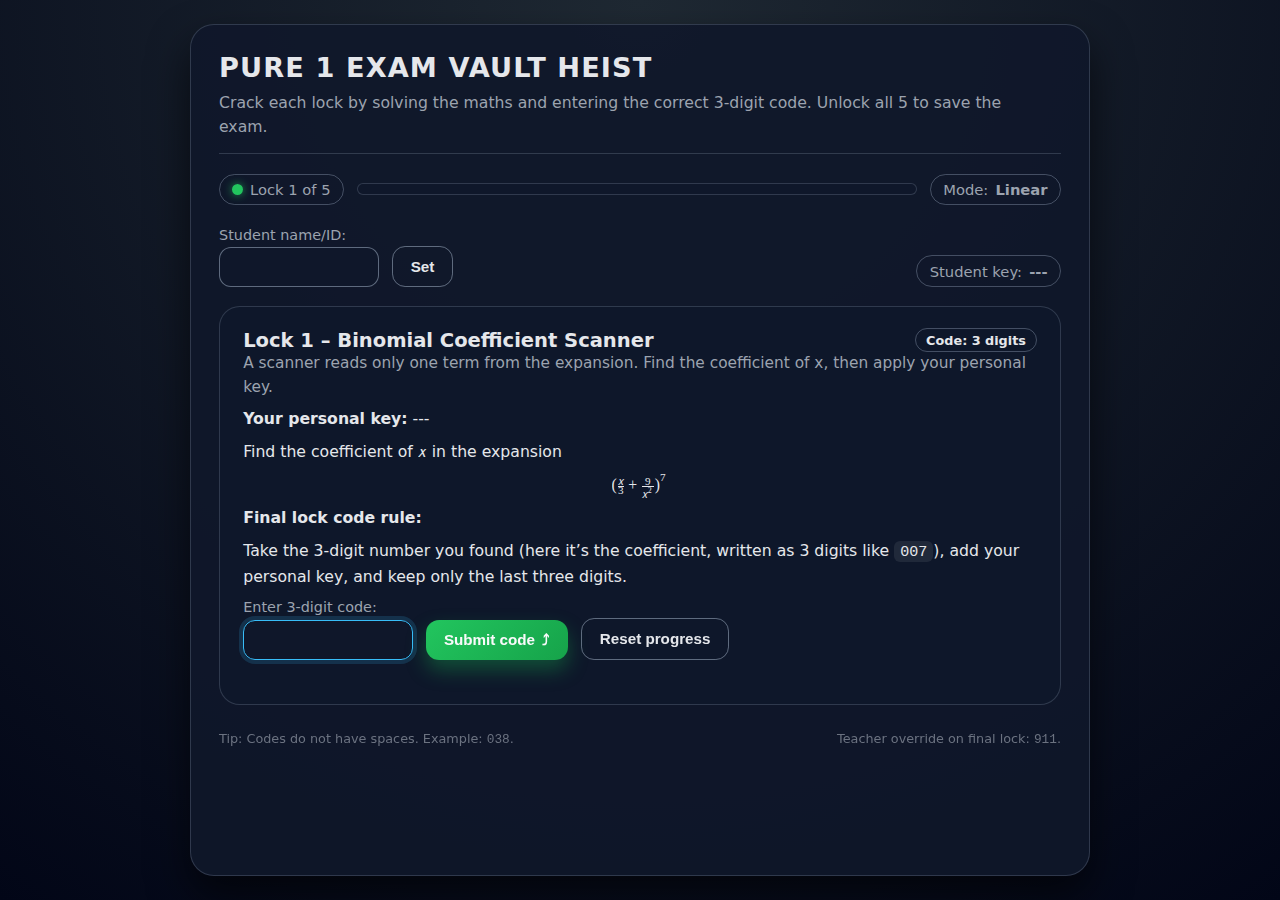
<file: escape-room-2.html>
<!DOCTYPE html>
<html lang="en">
<head>
  <meta charset="UTF-8" />
  <title>Pure 1 Escape Room – Exam Vault Heist</title>
  <meta name="viewport" content="width=device-width, initial-scale=1.0" />
  <link rel="stylesheet" href="assets/escape-room-core.css" />
  <style>
    :root {
      --body-background: radial-gradient(circle at top, #1f2933, #020617);
      --container-max-width: 900px;
      --container-background: rgba(15, 23, 42, 0.9);
      --container-border: 1px solid rgba(148, 163, 184, 0.25);
      --container-shadow: 0 20px 40px rgba(0, 0, 0, 0.6);
      --ink: #e5e7eb;
      --muted: #9ca3af;
      --line: rgba(148, 163, 184, 0.25);
      --line-strong: rgba(148, 163, 184, 0.4);
      --pill-background: transparent;
      --pill-color: #9ca3af;
      --icon-gradient: linear-gradient(135deg, #22c55e, #22c55e);
      --icon-shadow: 0 0 8px rgba(34, 197, 94, 0.7);
      --progress-background: rgba(15, 23, 42, 0.9);
      --panel-strong: rgba(15, 23, 42, 0.95);
      --panel-shadow: none;
      --title-color: #e5e7eb;
      --header-title-color: #e5e7eb;
      --badge-background: transparent;
      --badge-color: #e5e7eb;
      --question-code-background: rgba(255, 255, 255, 0.08);
      --question-code-color: #e5e7eb;
      --input-background: rgba(15, 23, 42, 0.9);
      --input-border: 1px solid rgba(148, 163, 184, 0.6);
      --input-focus: #38bdf8;
      --input-shadow: none;
      --button-primary-background: linear-gradient(135deg, #22c55e, #16a34a);
      --button-primary-color: #f9fafb;
      --button-primary-shadow: 0 10px 20px rgba(22, 163, 74, 0.4);
      --button-primary-hover-shadow: 0 14px 28px rgba(22, 163, 74, 0.5);
      --button-secondary-background: transparent;
      --button-secondary-color: #e5e7eb;
      --button-secondary-border: 1px solid rgba(148, 163, 184, 0.6);
      --button-secondary-hover-shadow: 0 6px 14px rgba(15, 23, 42, 0.8);
      --success: #22c55e;
      --danger: #f97373;
    }

    #student-id-input {
      width: 160px;
    }

    .footer {
      display: flex;
      justify-content: space-between;
      gap: 0.6rem;
      flex-wrap: wrap;
      padding: 0;
      margin-top: 0.4rem;
      border: none;
      background: transparent;
      box-shadow: none;
      color: #6b7280;
      font-size: 0.8rem;
      text-align: left;
    }

    .final-message h2 {
      font-size: 1.3rem;
    }

    .final-message p {
      font-size: 0.95rem;
    }
  </style>
</head>

<body>
  <div class="container">
    <header>
      <h1>Pure 1 Exam Vault Heist</h1>
      <p>Crack each lock by solving the maths and entering the correct 3-digit code. Unlock all 5 to save the exam.</p>
    </header>

    <div class="status-bar">
      <div class="pill">
        <span class="icon"></span>
        <span id="progress-text">Lock 1 of 5</span>
      </div>
      <div class="progress-bar">
        <div class="progress-bar-fill" id="progress-bar-fill"></div>
      </div>
      <div class="pill">Mode: <strong>Linear</strong></div>
    </div>

    <!-- Student key row -->
    <div class="input-row" style="margin-top:0;">
      <div>
        <label for="student-id-input">Student name/ID:</label><br />
        <input type="text" id="student-id-input" autocomplete="off" />
      </div>
      <button id="set-student-btn" class="btn-secondary">Set</button>
      <div class="pill" style="margin-left:auto">
        Student key: <strong id="student-key">---</strong>
      </div>
    </div>

    <!-- Lock Card -->
    <div class="lock-card" id="lock-card">
      <div class="lock-title">
        <span id="lock-title">Lock 1</span>
        <span class="lock-badge" id="lock-badge">Code: 3 digits</span>
      </div>
      <div class="lock-story" id="lock-story"></div>
      <div class="lock-question" id="lock-question"></div>

      <div class="input-row">
        <div>
          <label for="code-input">Enter 3-digit code:</label><br />
          <input type="text" id="code-input" maxlength="3" autocomplete="off" />
        </div>
        <button id="submit-btn">Submit code <span>⤴</span></button>
        <button class="btn-secondary" id="reset-btn">Reset progress</button>
      </div>
      <div id="feedback" class="feedback"></div>
    </div>

    <!-- Final message -->
    <div id="final-message" class="final-message" style="display:none;">
      <h2>Vault Unlocked!</h2>
      <p>You’ve cracked every lock and completed the Pure 1 escape room.</p>
      <button id="restart-btn" class="btn-secondary">Restart from Lock 1</button>
    </div>

    <div class="footer">
      <span>Tip: Codes do not have spaces. Example: <code>038</code>.</span>
      <span>Teacher override on final lock: <code>911</code>.</span>
    </div>
  </div>
<script>
  window.confetti = window.confetti || function () {
    return Promise.resolve();
  };
</script>
<script src="assets/escape-room-core.js"></script>
  <script>
    "use strict";

    const locks = [
      {
        title: "Lock 1 – Binomial Coefficient Scanner",
        story: "A scanner reads only one term from the expansion. Find the coefficient of x, then apply your personal key.",
        questionHtml: `
          <p><strong>Your personal key:</strong> <span class="student-key-inline">---</span></p>
          <p>Find the coefficient of <math><mi>x</mi></math> in the expansion</p>
          <p style="text-align:center;">
            <math xmlns="http://www.w3.org/1998/Math/MathML">
              <msup>
                <mrow>
                  <mo>(</mo>
                  <mfrac><mi>x</mi><mn>3</mn></mfrac>
                  <mo>+</mo>
                  <mfrac><mn>9</mn><msup><mi>x</mi><mn>2</mn></msup></mfrac>
                  <mo>)</mo>
                </mrow>
                <mn>7</mn>
              </msup>
            </math>
          </p>

          <p><strong>Final lock code rule:</strong></p>
          <p>
            Take the 3-digit number you found (here it’s the coefficient, written as 3 digits like <code>007</code>),
            add your personal key, and keep only the last three digits.
          </p>
        `,
        baseCode: 7 // coefficient is 7 -> treat as 007
      },
      {
        title: "Lock 2 – Bounce-Model Sensor",
        story: "Model the bounces and convert your final result into a 3-digit base code, then apply your personal key.",
        questionHtml: `
          <p><strong>Your personal key:</strong> <span class="student-key-inline">---</span></p>

          <p>A ball is such that when it is dropped from a height of 1 metre it bounces vertically from the ground
          to a height of 0.96 metres. Two models describe this:</p>

          <p><strong>Model A:</strong> reduce by 0.04 m each bounce.<br>
          <strong>Model B:</strong> reduce by 4% each bounce.</p>

          <ol>
            <li>Find the total vertical distance (up and down) from the 1st hit until the 21st hit:
              <ol type="a"><li>Model A</li><li>Model B</li></ol>
            </li>
            <li>Show that under Model B the total distance cannot exceed 48 m.</li>
          </ol>

          <p><strong>Teacher note:</strong> base code is taken from part (i)(a) using your class rule.</p>
        `,
        baseCode: 232
      },
      {
        title: "Lock 3 – Composite Function Gate",
        story: "Find the domain condition for gf, then solve the follow-up equation to generate your base code.",
        questionHtml: `
          <p><strong>Your personal key:</strong> <span class="student-key-inline">---</span></p>

          <p><code>f(x)=3x+1</code> for <code>x ≤ a</code>. <code>g(x)=−1−x²</code> for <code>x ≤ −1</code>.</p>

          <ol>
            <li>Find the largest value of <code>a</code> for which <code>g∘f</code> can be formed.</li>
            <li>For <code>a=-1</code>, solve <code>f(g(x)) + 14 = 0</code>.</li>
          </ol>

<p><strong>Code to enter:</strong> Write the largest value of <code>a</code> as <code>-p/q</code>. Ignore the minus sign, then enter <code>p</code><code>q</code><code>|x|</code> (numerator, denominator, then the absolute value of your solution).</p>        `,
        baseCode: 232
      },
      {
        title: "Lock 4 – Motion Sensor Calculus",
        story: "Link dy/dx and dx/dt, then use tangent/normal geometry at A to get the triangle area base code.",
        questionHtml: `
          <p><strong>Your personal key:</strong> <span class="student-key-inline">---</span></p>

          <p>A curve passes through <code>A(4,6)</code> and</p>
          <p style="text-align:center;">
            <math xmlns="http://www.w3.org/1998/Math/MathML">
              <mfrac><mrow><mi>dy</mi></mrow><mrow><mi>dx</mi></mrow></mfrac>
              <mo>=</mo><mn>1</mn><mo>+</mo><mn>2</mn><msup><mi>x</mi><mrow><mo>-</mo><mn>2</mn></mrow></msup>
            </math>
          </p>
          <p><code>dx/dt = 3</code> units/min.</p>

          <ol>
            <li>Find <code>dy/dt</code> at A.</li>
            <li>Find the equation of the curve.</li>
            <li>Find the area of triangle ABC from tangent/normal intercepts.</li>
          </ol>

          <p><strong>Teacher note:</strong> base code is from the area rule you set.</p>
        `,
        baseCode: 145
      },
      {
        title: "Lock 5 – Trig Override Seal",
        story: "Convert to a quadratic in cosθ, then solve in 0° ≤ θ ≤ 360° to obtain the base code.",
        questionHtml: `
          <p><strong>Your personal key:</strong> <span class="student-key-inline">---</span></p>

          <p>Show that</p>
          <p style="text-align:center;">
            <math xmlns="http://www.w3.org/1998/Math/MathML">
              <mfrac><mn>1</mn><mrow><mi>cos</mi><mi>&#952;</mi></mrow></mfrac>
              <mo>+</mo><mn>3</mn><mi>sin</mi><mi>&#952;</mi><mi>tan</mi><mi>&#952;</mi>
              <mo>+</mo><mn>4</mn><mo>=</mo><mn>0</mn>
            </math>
          </p>

          <ol>
            <li>Show this becomes <code>3cos²θ − 4cosθ − 4 = 0</code>.</li>
            <li>Hence solve for <code>0° ≤ θ ≤ 360°</code> (1 d.p.).</li>
          </ol>

          <p><strong>Teacher note:</strong> base code comes from your p/q digit rule.</p>
        `,
        baseCode: 328
      }
    ];

    EscapeRoom.init({
      storageKey: "pure1EscapeProgress_v1",
      locks,
      successDelay: 650,
      finalOverrideCode: "911",
      invalidCodeMessage: "Codes are exactly 3 digits (0–9 only).",
      studentKey: {
        storageKey: "escape_student_key_v1",
        seedPrefix: "PURE1",
        resetOnChange: true
      },
      beforeCheck({ state, setFeedback }) {
        if (!Number.isFinite(state.studentKeyNum)) {
          setFeedback("Set your Student name/ID first (to generate your Student key).", "error");
          return false;
        }
        return true;
      },
      codeResolver(lock, { format3, studentKeyNum }) {
        return format3((Number(lock.baseCode) + Number(studentKeyNum)) % 1000);
      }
    });
  </script>
</body>
</html>
</file>
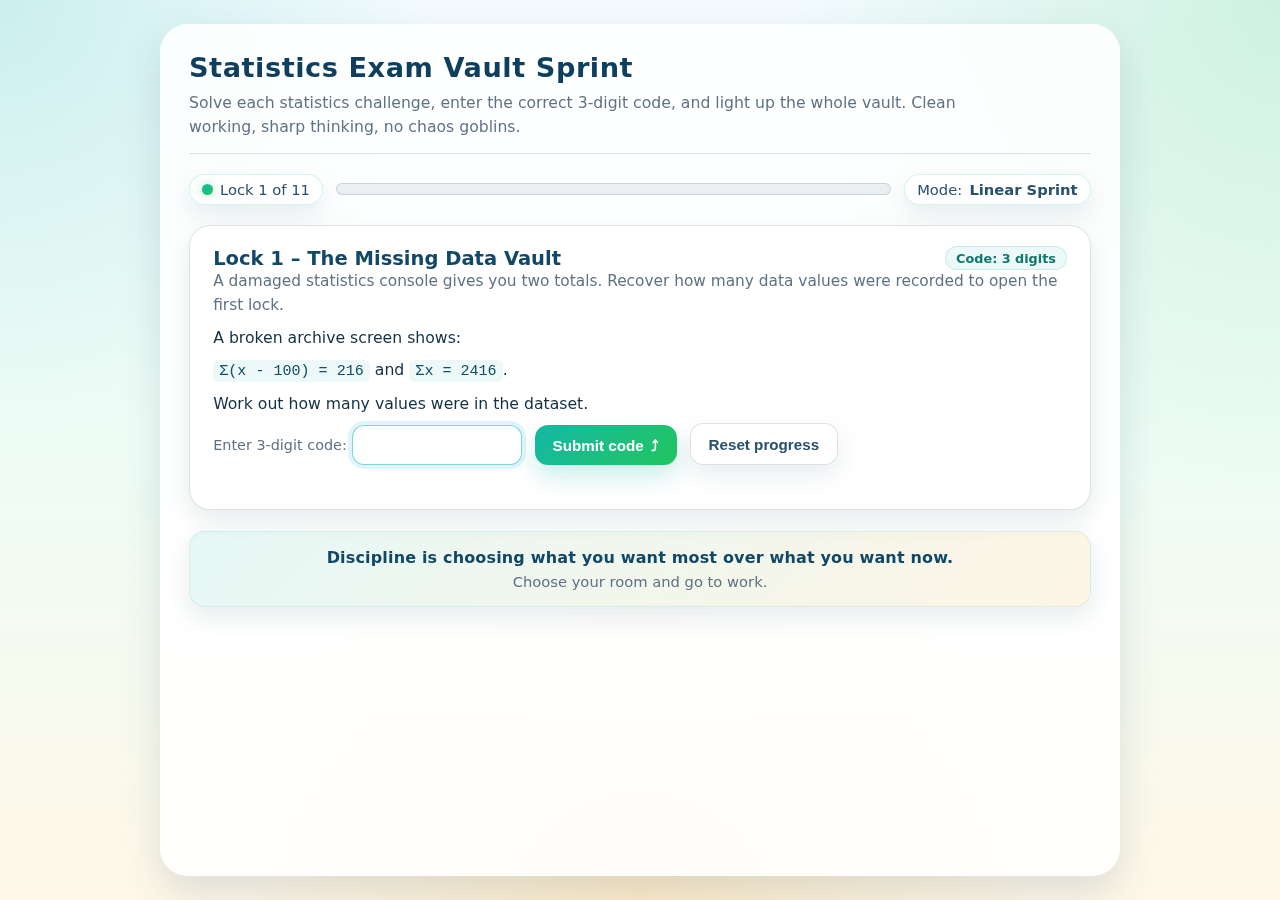
<file: escape-room-3.html>
<!DOCTYPE html>
<html lang="en">
<head>
  <meta charset="UTF-8" />
  <title>Statistics Escape Room – Bright Vault Sprint</title>
  <meta name="viewport" content="width=device-width, initial-scale=1.0" />
  <meta http-equiv="Content-Security-Policy" content="default-src 'self'; script-src 'self' 'unsafe-inline'; style-src 'self' 'unsafe-inline'; img-src 'self' data:; font-src 'self' data:; connect-src 'none'; object-src 'none'; base-uri 'none'; frame-ancestors 'none'" />
  <link rel="stylesheet" href="assets/escape-room-core.css" />
  <style>
    :root {
      --body-background:
        radial-gradient(circle at top left, rgba(20, 184, 166, 0.18), transparent 28%),
        radial-gradient(circle at top right, rgba(34, 197, 94, 0.18), transparent 32%),
        radial-gradient(circle at bottom center, rgba(245, 158, 11, 0.14), transparent 36%),
        linear-gradient(180deg, #f4fbff 0%, #eefcf5 52%, #fff8e8 100%);
      --container-background: rgba(255, 255, 255, 0.88);
      --container-border: 1px solid rgba(255, 255, 255, 0.75);
      --container-radius: 1.75rem;
      --container-shadow: 0 18px 40px rgba(28, 67, 102, 0.14);
      --container-backdrop: blur(8px);
      --ink: #123047;
      --muted: #5f7285;
      --line: rgba(18, 48, 71, 0.14);
      --line-strong: rgba(20, 184, 166, 0.18);
      --pill-background: rgba(255, 255, 255, 0.75);
      --pill-color: #28516b;
      --pill-shadow: 0 10px 24px rgba(28, 67, 102, 0.1);
      --icon-gradient: linear-gradient(135deg, #14b8a6, #22c55e);
      --icon-shadow: 0 0 10px rgba(34, 197, 94, 0.4);
      --progress-background: rgba(18, 48, 71, 0.08);
      --progress-fill: linear-gradient(90deg, #14b8a6, #22c55e, #86efac);
      --panel-strong: rgba(255, 255, 255, 0.96);
      --panel-shadow: 0 10px 24px rgba(28, 67, 102, 0.1);
      --title-color: #114867;
      --header-title-color: #0f3f5f;
      --header-title-transform: none;
      --header-title-spacing: 0.02em;
      --badge-background: rgba(20, 184, 166, 0.08);
      --badge-color: #0f766e;
      --question-code-background: rgba(20, 184, 166, 0.08);
      --question-code-color: #0f4e63;
      --input-background: white;
      --input-border: 1px solid rgba(18, 48, 71, 0.16);
      --input-focus: rgba(20, 184, 166, 0.55);
      --input-shadow: inset 0 1px 2px rgba(18, 48, 71, 0.05);
      --button-primary-background: linear-gradient(135deg, #14b8a6, #22c55e);
      --button-primary-color: white;
      --button-primary-shadow: 0 12px 24px rgba(20, 184, 166, 0.22);
      --button-primary-hover-shadow: 0 16px 28px rgba(20, 184, 166, 0.26);
      --button-secondary-background: rgba(255, 255, 255, 0.8);
      --button-secondary-color: #28516b;
      --button-secondary-border: 1px solid rgba(18, 48, 71, 0.14);
      --button-secondary-shadow: 0 10px 24px rgba(28, 67, 102, 0.1);
      --button-secondary-hover-shadow: 0 10px 24px rgba(28, 67, 102, 0.1);
      --success: #16a34a;
      --danger: #dc2626;
      --footer-background: linear-gradient(135deg, rgba(20, 184, 166, 0.1), rgba(245, 158, 11, 0.1));
      --footer-border: 1px solid rgba(20, 184, 166, 0.12);
      --footer-shadow: 0 10px 24px rgba(28, 67, 102, 0.1);
      --footer-quote-color: #114867;
      --footer-note-color: #5f7285;
    }
  </style>
</head>

<body>
  <div class="container">
    <header>
      <h1>Statistics Exam Vault Sprint</h1>
      <p>Solve each statistics challenge, enter the correct 3-digit code, and light up the whole vault. Clean working, sharp thinking, no chaos goblins.</p>
    </header>

    <div class="status-bar">
      <div class="pill">
        <span class="icon"></span>
        <span id="progress-text">Lock 1 of 10</span>
      </div>
      <div class="progress-bar">
        <div class="progress-bar-fill" id="progress-bar-fill"></div>
      </div>
      <div class="pill">Mode: <strong>Linear Sprint</strong></div>
    </div>

    <div class="lock-card" id="lock-card">
      <div class="lock-title">
        <span id="lock-title">Lock 1</span>
        <span class="lock-badge" id="lock-badge">Code: 3 digits</span>
      </div>

      <div class="lock-story" id="lock-story"></div>
      <div class="lock-question" id="lock-question"></div>

      <div class="input-row">
        <div class="input-block">
          <label for="code-input">Enter 3-digit code:</label>
          <input type="text" id="code-input" maxlength="3" autocomplete="off" inputmode="numeric" />
        </div>
        <button id="submit-btn" class="btn-primary">Submit code <span>⤴</span></button>
        <button id="reset-btn" class="btn-secondary">Reset progress</button>
      </div>

      <div id="feedback" class="feedback"></div>
    </div>

    <div id="final-message" class="final-message" style="display:none;">
      <h2>Vault Unlocked!</h2>
      <p>You cracked every lock and completed the statistics sprint.</p>
      <p>That was tidy, fast, and very mathematically suspicious in the best way.</p>
      <div class="final-actions">
        <a class="btn btn-primary" href="trophy-room.html">Claim Victory</a>
        <button id="restart-btn" class="btn-secondary">Restart from Lock 1</button>
      </div>
    </div>

    <div class="footer">
      <div class="footer-quote" id="footer-quote"></div>
      <div class="footer-note" id="footer-note"></div>
    </div>
  </div>
<script>
  window.confetti = window.confetti || function () {
    return Promise.resolve();
  };
</script>
<script src="assets/escape-room-core.js"></script>

  <script>
    "use strict";

    const locks = [
      {
        title: "Lock 1 – The Missing Data Vault",
        story: "A damaged statistics console gives you two totals. Recover how many data values were recorded to open the first lock.",
        questionHtml: `
          <p>A broken archive screen shows:</p>
          <p><code>Σ(x - 100) = 216</code> and <code>Σx = 2416</code>.</p>
          <p>Work out how many values were in the dataset.</p>
        `,
        baseCode: "022"
      },
      {
        title: "Lock 2 – Taxi Escape Grid",
        story: "Eight friends must flee in two taxis, but the seating rules are strict. Count the valid arrangements to trigger the next release.",
        questionHtml: `
          <p>Eight friends travel in two taxis, P and Q, with 4 passengers in each taxi.</p>
          <p>Each taxi has 1 front seat and 3 back seats.</p>
          <p>Mark sits in the <strong>front of taxi P</strong>, and Jon and Sarah sit in the <strong>back of taxi P next to each other</strong>.</p>
          <p>Find the number of different seating arrangements possible.</p>
        `,
        baseCode: "480"
      },
      {
        title: "Lock 3 – Substitute Scanner",
        story: "A new rugby player joins the squad. Use the updated mean to uncover the mystery weight.",
        questionHtml: `
          <p>Team B has these 15 player weights, in kg:</p>
          <p><code>75, 79, 94, 101, 96, 77, 111, 108, 83, 84, 86, 115, 82, 113, 95</code></p>
          <p>A new player joins, and the mean weight of the 16 players is now <strong>93.9 kg</strong>.</p>
          <p>Find the weight of the new player.</p>
          <p><strong>Code rule:</strong> use the integer part of the answer.</p>
        `,
        baseCode: "103"
      },
      {
        title: "Lock 4 – Spinner Signal",
        story: "Two fair spinners feed a random sum into the lock. You only escape if you can work out the conditional probability.",
        questionHtml: `
          <p>Spinner A has edges numbered <code>1, 2, 3, 3</code>.</p>
          <p>Spinner B has edges numbered <code>-3, -2, -1, 1</code>.</p>
          <p>Each spinner is spun once and <code>X</code> is the sum.</p>
          <p>Find the probability that <code>X</code> is <strong>even</strong>, given that <code>X</code> is <strong>positive</strong>.</p>
          <p><strong>Code rule:</strong> multiply your probability by <code>1000</code> and round to the nearest whole number.</p>
        `,
        baseCode: "556"
      },
      {
        title: "Lock 5 – Normal Distribution Core",
        story: "The final chamber runs on a normal model. Decode the probability and the vault is yours.",
        questionHtml: `
          <p>The random variable <code>Y</code> is normally distributed with mean <code>μ</code> and standard deviation <code>σ</code>.</p>
          <p>It is given that <code>σ = 2μ/3</code>.</p>
          <p>Find the probability that a random value of <code>Y</code> is less than <code>2μ</code>.</p>
          <p><strong>Code rule:</strong> multiply your probability by <code>1000</code> and round to the nearest whole number.</p>
        `,
        baseCode: "933"
      },
      {
        title: "Lock 6 – Marble Relay",
        story: "A red marble changes the system, but a blue marble resets it. Only the correct conditional probability will open the relay gate.",
        questionHtml: `
          <p>A bag contains <code>9 blue</code> marbles and <code>3 red</code> marbles.</p>
          <p>One marble is chosen at random.</p>
          <p>If this marble is blue, it is replaced. If this marble is red, it is not replaced.</p>
          <p>A second marble is then chosen.</p>
          <p>Find the probability that the <strong>first marble was blue</strong>, given that the <strong>second marble was red</strong>.</p>
          <p><strong>Code rule:</strong> multiply your probability by <code>1000</code> and round to the nearest whole number.</p>
        `,
        baseCode: "805"
      },
      {
        title: "Lock 7 – Striker Sequence",
        story: "Sam gets 10 shots at the target board. The door opens only if you can decode the chance that she falls short of 8 goals.",
        questionHtml: `
          <p>Sam scores on any attempt with probability <code>0.7</code>, independently of all other attempts.</p>
          <p>She makes <strong>10 attempts</strong>.</p>
          <p>Find the probability that she scores on <strong>fewer than 8</strong> of these attempts.</p>
          <p><strong>Code rule:</strong> multiply your probability by <code>1000</code> and round to the nearest whole number.</p>
        `,
        baseCode: "617"
      },
      {
        title: "Lock 8 – Third Goal Trigger",
        story: "Wei keeps firing until he reaches three goals. The lock only responds if you catch the exact finishing moment.",
        questionHtml: `
          <p>Wei scores on any attempt with probability <code>0.6</code>, independently of all other attempts.</p>
          <p>He keeps making attempts until he has scored <strong>3 goals</strong>.</p>
          <p>Find the probability that he scores his <strong>third goal on his 7th attempt</strong>.</p>
          <p><strong>Code rule:</strong> multiply your probability by <code>1000</code> sum 100 and round to the nearest whole number.</p>
        `,
        baseCode: "183"
      },
      {
        title: "Lock 9 – Puzzle Hall Average",
        story: "A time log from 150 puzzle-solvers has survived. Estimate the mean completion time to restore the hall display.",
        questionHtml: `
          <p>The times taken, in minutes, by 150 students to complete a puzzle are shown below.</p>
          <p><code>0 ≤ t < 20: 8</code></p>
          <p><code>20 ≤ t < 30: 23</code></p>
          <p><code>30 ≤ t < 35: 35</code></p>
          <p><code>35 ≤ t < 40: 52</code></p>
          <p><code>40 ≤ t < 50: 20</code></p>
          <p><code>50 ≤ t < 70: 12</code></p>
          <p>Calculate an <strong>estimate for the mean time</strong>.</p>
          <p><strong>Code rule:</strong> multiply your estimate by <code>10</code> and round to the nearest whole number.</p>
        `,
        baseCode: "358"
      },
      {
        title: "Lock 10 – Rice Bag Sweep",
        story: "A packing machine fills rice bags around a normal distribution. Work out how many heavy bags to expect in a random sweep.",
        questionHtml: `
          <p>The masses of small bags of rice are normally distributed with mean <code>1.20 kg</code> and standard deviation <code>0.16 kg</code>.</p>
          <p>In a random sample of <strong>500</strong> bags, how many would you expect to have mass <strong>greater than 1.26 kg</strong>?</p>
        `,
        baseCode: "177"
      },
      {
        title: "Lock 11 – Variance Chamber",
        story: "Tournament points are fed into a variance engine. Stabilise the chamber by calculating the spread exactly.",
        questionHtml: `
          <p>In each game, Anil scores:</p>
          <p><code>2</code> points for a win, <code>1</code> point for a draw, and <code>0</code> points for a loss.</p>
          <p>The probabilities for each game are <code>0.5</code> for a win, <code>0.3</code> for a draw, and <code>0.2</code> for a loss.</p>
          <p>The random variable <code>X</code> is the total number of points Anil scores in his first <strong>3 games</strong>.</p>
          <p>Find <strong>Var(X)</strong>.</p>
          <p><strong>Code rule:</strong> multiply your variance by <code>100</code>.</p>
        `,
        baseCode: "183"
      }
    ];

   const footerMessages = [
  {
    quote: "Discipline is choosing what you want most over what you want now.",
    note: "Choose your room and go to work."
  },
  {
    quote: "Pressure is a privilege.",
    note: "Accuracy first. Speed second."
  },
  {
    quote: "One more rep. One more mark. One more win.",
    note: "One page. One lock. One win."
  },
  {
    quote: "You do not rise to the occasion. You fall to your level of preparation.",
    note: "Stay calm and trust your method."
  },
  {
    quote: "Lock in and trust your training.",
    note: "Build marks through clean working."
  },
  {
    quote: "Winners do the boring things better.",
    note: "Choose your room and go to work."
  },
  {
    quote: "Focus on the next move, not the whole mountain.",
    note: "Accuracy first. Speed second."
  },
  {
    quote: "Stay calm. Be sharp. Finish strong.",
    note: "One page. One lock. One win."
  },
  {
    quote: "Confidence comes from preparation.",
    note: "Stay calm and trust your method."
  },
  {
    quote: "Get comfortable being uncomfortable.",
    note: "Build marks through clean working."
  },
  {
    quote: "Small steps, repeated, become domination.",
    note: "Choose your room and go to work."
  },
  {
    quote: "The standard is the standard.",
    note: "Accuracy first. Speed second."
  },
  {
    quote: "Effort is a choice.",
    note: "One page. One lock. One win."
  },
  {
    quote: "You are closer than you think.",
    note: "Stay calm and trust your method."
  },
  {
    quote: "Train your mind to stay when it gets hard.",
    note: "Build marks through clean working."
  },
  {
    quote: "Sharp minds finish papers well.",
    note: "Choose your room and go to work."
  },
  {
    quote: "Every solved question is proof you’re improving.",
    note: "Accuracy first. Speed second."
  },
  {
    quote: "Composure creates marks.",
    note: "One page. One lock. One win."
  },
  {
    quote: "Make the hard parts your advantage.",
    note: "Stay calm and trust your method."
  },
  {
    quote: "Keep going. That’s where the edge is.",
    note: "Build marks through clean working."
  }
];

    EscapeRoom.init({
      storageKey: "statsEscapeProgress_v2",
      locks,
      incorrectCodeMessage: "Not quite. Check the method and try again.",
      invalidCodeMessage: "Codes must be exactly 3 digits.",
      confetti: {
        particleCount: 130,
        spread: 75,
        origin: { y: 0.7 }
      },
      footer: {
        mode: "index",
        messages: footerMessages,
        finalQuote: "Vault complete. Brains victorious.",
        finalNote: "You cleared every lock. That is deeply inconvenient for the vault security team."
      }
    });
  </script>
</body>
</html>
</file>
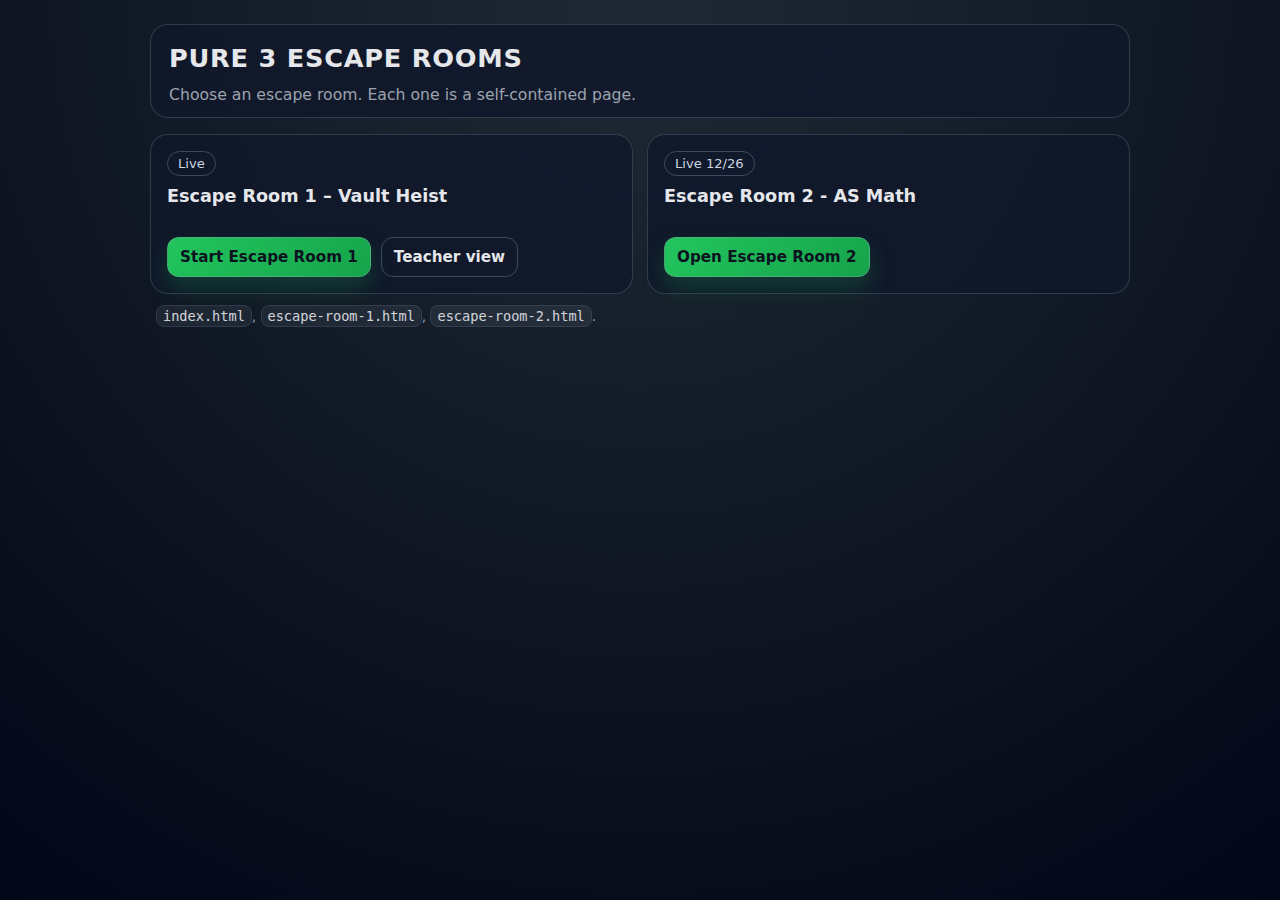
<file: index-homepage.html>
<!-- index.html (Homepage) -->
<!doctype html>
<html lang="en">
<head>
  <meta charset="utf-8" />
  <meta name="viewport" content="width=device-width, initial-scale=1" />
  <title>Pure 3 Escape Rooms</title>
  <style>
    * { box-sizing: border-box; }
    body {
      margin: 0;
      font-family: system-ui, -apple-system, Segoe UI, Roboto, Arial, sans-serif;
      background: radial-gradient(circle at top, #1f2933, #020617);
      color: #e5e7eb;
      min-height: 100vh;
      padding: 24px;
      display: flex;
      justify-content: center;
    }
    .wrap { width: 100%; max-width: 980px; }
    header {
      padding: 18px 18px 10px;
      border: 1px solid rgba(148,163,184,0.25);
      background: rgba(15,23,42,0.85);
      border-radius: 18px;
    }
    h1 {
      margin: 0;
      font-size: 1.6rem;
      letter-spacing: 0.03em;
      text-transform: uppercase;
    }
    .sub {
      margin: 10px 0 0;
      color: #9ca3af;
      line-height: 1.5;
      font-size: 0.98rem;
    }
    .grid {
      margin-top: 16px;
      display: grid;
      grid-template-columns: repeat(auto-fit, minmax(260px, 1fr));
      gap: 14px;
    }
    .card {
      border: 1px solid rgba(148,163,184,0.25);
      background: rgba(15,23,42,0.85);
      border-radius: 18px;
      padding: 16px;
      display: flex;
      flex-direction: column;
      gap: 10px;
      min-height: 160px;
    }
    .tag {
      display: inline-flex;
      align-self: flex-start;
      padding: 4px 10px;
      border-radius: 999px;
      border: 1px solid rgba(148,163,184,0.35);
      color: #cbd5e1;
      font-size: 0.82rem;
    }
    .title {
      margin: 0;
      font-size: 1.1rem;
      font-weight: 650;
    }
    .desc {
      margin: 0;
      color: #9ca3af;
      line-height: 1.5;
      font-size: 0.95rem;
      flex: 1;
    }
    .row {
      display: flex;
      gap: 10px;
      flex-wrap: wrap;
      align-items: center;
    }
    a.btn {
      text-decoration: none;
      display: inline-flex;
      align-items: center;
      justify-content: center;
      padding: 10px 12px;
      border-radius: 12px;
      font-weight: 600;
      font-size: 0.95rem;
      border: 1px solid rgba(148,163,184,0.35);
      color: #0b1220;
      background: linear-gradient(135deg, #22c55e, #16a34a);
      box-shadow: 0 12px 22px rgba(22,163,74,0.25);
    }
    a.btn.secondary {
      color: #e5e7eb;
      background: transparent;
      box-shadow: none;
    }
    .footer {
      margin-top: 14px;
      color: #94a3b8;
      font-size: 0.85rem;
      opacity: 0.9;
      padding: 0 6px;
    }
    code {
      background: rgba(148,163,184,0.12);
      border: 1px solid rgba(148,163,184,0.18);
      padding: 2px 6px;
      border-radius: 8px;
      color: #e5e7eb;
    }
  </style>
</head>
<body>
  <div class="wrap">
    <header>
      <h1>Pure 3 Escape Rooms</h1>
      <p class="sub">
        Choose an escape room. Each one is a self-contained page.
      </p>
    </header>

    <section class="grid">
      <article class="card">
        <span class="tag">Live</span>
        <h2 class="title">Escape Room 1 – Vault Heist</h2>
        <p class="desc">
        </p>
        <div class="row">
          <!-- Change filename below to match your actual escape room file -->
          <a class="btn" href="escape-room-1.html.html">Start Escape Room 1</a>
          <a class="btn secondary" href="./escape-room-1.html#teacher">Teacher view</a>
        </div>
      </article>

      <article class="card">
        <span class="tag">Live 12/26</span>
        <h2 class="title">Escape Room 2 - AS Math</h2>
        <p class="desc">
        </p>
        <div class="row">
          <a class="btn" href="./escape-room-2.html">Open Escape Room 2</a>
        </div>
      </article>
    </section>

    <div class="footer">
      <code>index.html</code>,
      <code>escape-room-1.html</code>,
      <code>escape-room-2.html</code>.
    </div>
  </div>
</body>
</html>
</file>
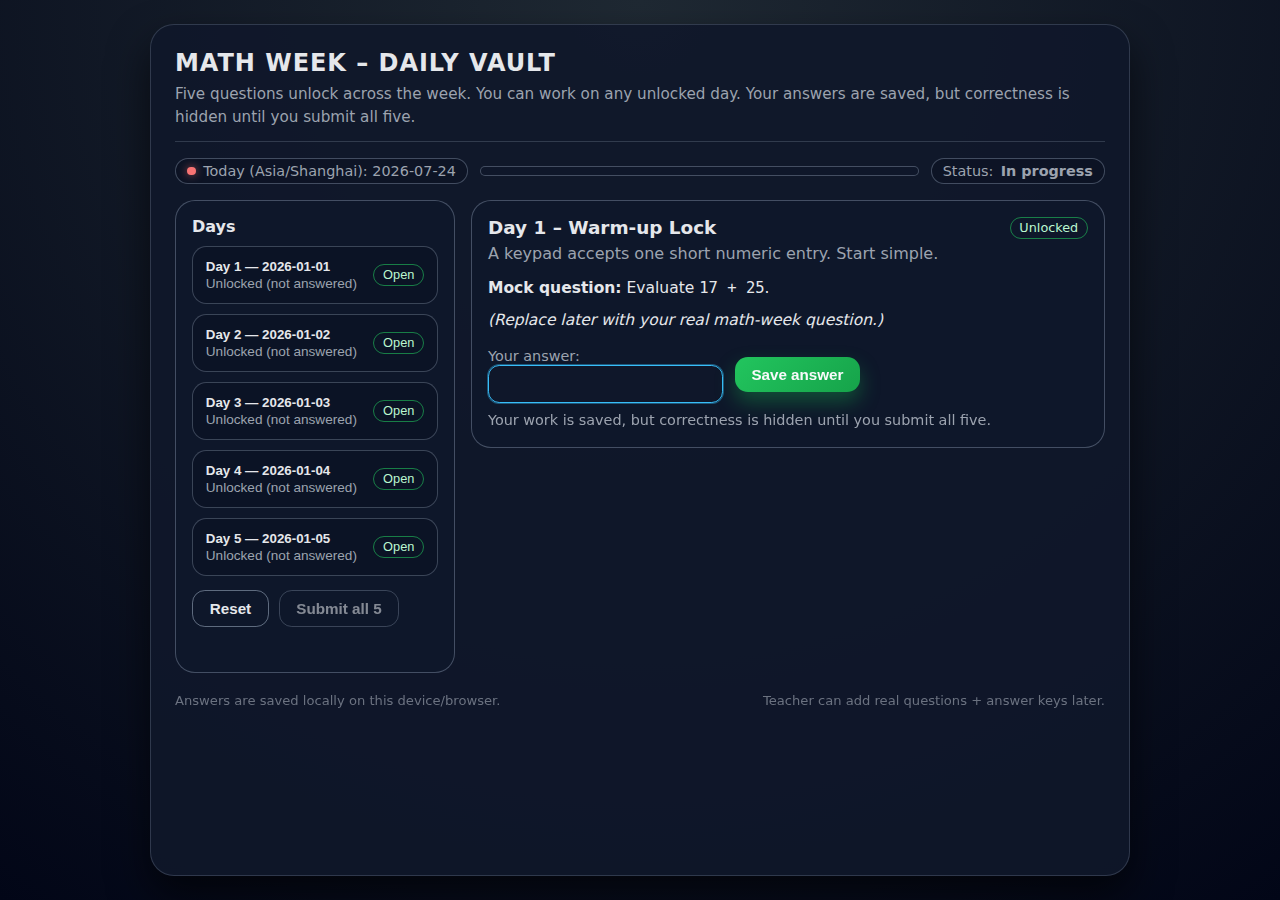
<file: math-week.html>
<!DOCTYPE html>
<html lang="en">
<head>
  <meta charset="UTF-8" />
  <title>Math Week – Time-Gated Challenge</title>
  <meta name="viewport" content="width=device-width, initial-scale=1.0" />
  <style>
    *{box-sizing:border-box}
    body{
      margin:0;
      font-family:system-ui,-apple-system,BlinkMacSystemFont,"Segoe UI",sans-serif;
      background:radial-gradient(circle at top,#1f2933,#020617);
      color:#e5e7eb;
      min-height:100vh;
      display:flex;
      align-items:stretch;
      justify-content:center;
      padding:1.5rem;
    }
    .container{
      max-width:980px;
      width:100%;
      background:rgba(15,23,42,.9);
      border-radius:1.5rem;
      box-shadow:0 20px 40px rgba(0,0,0,.6);
      border:1px solid rgba(148,163,184,.25);
      padding:1.5rem;
      display:flex;
      flex-direction:column;
      gap:1rem;
    }
    header{
      border-bottom:1px solid rgba(148,163,184,.25);
      padding-bottom:.75rem;
    }
    header h1{margin:0;font-size:1.5rem;letter-spacing:.04em;text-transform:uppercase}
    header p{margin:.4rem 0 0;font-size:.95rem;color:#9ca3af;line-height:1.5}

    .topbar{
      display:flex;
      flex-wrap:wrap;
      gap:.75rem;
      justify-content:space-between;
      align-items:center;
      font-size:.9rem;
      color:#9ca3af;
    }
    .pill{
      padding:.25rem .7rem;
      border-radius:999px;
      border:1px solid rgba(148,163,184,.4);
      display:inline-flex;
      align-items:center;
      gap:.45rem;
      background:rgba(2,6,23,.25);
    }
    .dot{
      width:.55rem;height:.55rem;border-radius:999px;
      background:#22c55e;box-shadow:0 0 8px rgba(34,197,94,.7);
    }
    .dot.locked{
      background:#f97373;box-shadow:0 0 8px rgba(249,115,115,.6);
    }
    .progress{
      flex:1;
      min-width:180px;
      background:rgba(15,23,42,.9);
      border-radius:999px;
      overflow:hidden;
      border:1px solid rgba(148,163,184,.4);
      height:10px;
      position:relative;
    }
    .progress > div{
      position:absolute;inset:0;width:0%;
      background:linear-gradient(90deg,#22c55e,#38bdf8);
      transition:width .25s ease;
    }

    .layout{
      display:grid;
      grid-template-columns:280px 1fr;
      gap:1rem;
      align-items:start;
    }

    .panel{
      background:rgba(15,23,42,.95);
      border-radius:1.25rem;
      border:1px solid rgba(148,163,184,.4);
      padding:1rem;
    }

    .days{
      display:flex;flex-direction:column;gap:.6rem;
    }
    .day-btn{
      width:100%;
      text-align:left;
      border:1px solid rgba(148,163,184,.35);
      background:rgba(2,6,23,.25);
      color:#e5e7eb;
      border-radius:.9rem;
      padding:.75rem .8rem;
      cursor:pointer;
      display:flex;
      align-items:center;
      justify-content:space-between;
      gap:.75rem;
      transition:transform .08s ease, box-shadow .08s ease, border-color .08s ease;
    }
    .day-btn:hover{transform:translateY(-1px);box-shadow:0 10px 18px rgba(0,0,0,.35)}
    .day-btn:active{transform:translateY(0)}
    .day-btn[disabled]{
      cursor:not-allowed;
      opacity:.55;
      transform:none;
      box-shadow:none;
    }
    .day-left{display:flex;flex-direction:column;gap:.15rem}
    .day-title{font-weight:600}
    .day-sub{font-size:.85rem;color:#9ca3af}
    .badge{
      font-size:.8rem;
      padding:.15rem .55rem;
      border-radius:999px;
      border:1px solid rgba(148,163,184,.6);
      color:#e5e7eb;
      white-space:nowrap;
    }
    .badge.locked{border-color:rgba(249,115,115,.65);color:#fecaca}
    .badge.open{border-color:rgba(34,197,94,.6);color:#bbf7d0}

    .question-head{
      display:flex;
      align-items:flex-start;
      justify-content:space-between;
      gap:.75rem;
      margin-bottom:.6rem;
    }
    .question-head h2{margin:0;font-size:1.15rem}
    .question-story{margin:.25rem 0 0;color:#9ca3af;line-height:1.5}

    .q-body{
      color:#e5e7eb;
      line-height:1.6;
      font-size:.97rem;
    }
    .q-body p{margin:.5rem 0}
    .input-row{
      display:flex;
      flex-wrap:wrap;
      gap:.75rem;
      align-items:center;
      margin-top:.8rem;
    }
    label{font-size:.9rem;color:#9ca3af}
    input[type="text"]{
      padding:.55rem .8rem;
      border-radius:.7rem;
      border:1px solid rgba(148,163,184,.6);
      background:rgba(15,23,42,.9);
      color:#e5e7eb;
      font-size:1rem;
      width:min(240px, 100%);
    }
    input[type="text"]:focus{
      outline:none;border-color:#38bdf8;
      box-shadow:0 0 0 1px rgba(56,189,248,.4);
    }
    button.primary{
      cursor:pointer;
      border:none;
      border-radius:.8rem;
      padding:.55rem 1.05rem;
      font-size:.95rem;
      font-weight:600;
      background:linear-gradient(135deg,#22c55e,#16a34a);
      color:#f9fafb;
      box-shadow:0 10px 20px rgba(22,163,74,.4);
      transition:transform .08s ease, box-shadow .08s ease;
    }
    button.primary:hover{transform:translateY(-1px);box-shadow:0 14px 28px rgba(22,163,74,.5)}
    button.primary:active{transform:translateY(0);box-shadow:0 8px 16px rgba(22,163,74,.4)}
    button.secondary{
      cursor:pointer;
      border-radius:.8rem;
      padding:.55rem 1.05rem;
      font-size:.95rem;
      font-weight:600;
      background:transparent;
      border:1px solid rgba(148,163,184,.6);
      color:#e5e7eb;
      box-shadow:none;
    }
    button.secondary:hover{box-shadow:0 8px 16px rgba(0,0,0,.35)}
    button[disabled]{opacity:.55;cursor:not-allowed}

    .note{
      margin-top:.6rem;
      font-size:.9rem;
      color:#9ca3af;
      min-height:1.2rem;
    }
    .note.ok{color:#22c55e}
    .note.warn{color:#fbbf24}
    .note.err{color:#f97373}

    .results{
      margin-top:1rem;
      padding:1rem;
      border-radius:1.1rem;
      border:1px solid rgba(148,163,184,.35);
      background:rgba(2,6,23,.25);
      display:none;
    }
    .results h3{margin:.1rem 0 .6rem;font-size:1.1rem}
    .result-item{
      display:flex;
      justify-content:space-between;
      gap:.75rem;
      padding:.45rem 0;
      border-top:1px solid rgba(148,163,184,.15);
      color:#9ca3af;
    }
    .result-item strong{color:#e5e7eb}
    .result-flag.ok{color:#22c55e}
    .result-flag.no{color:#f97373}

    .footer{
      font-size:.82rem;
      color:#6b7280;
      display:flex;
      justify-content:space-between;
      gap:.75rem;
      flex-wrap:wrap;
      margin-top:.25rem;
    }

    @media (max-width: 820px){
      .layout{grid-template-columns:1fr}
    }
  </style>
</head>
<body>
  <div class="container">
    <header>
      <h1>Math Week – Daily Vault</h1>
      <p>
        Five questions unlock across the week. You can work on any unlocked day.
        Your answers are saved, but correctness is hidden until you submit all five.
      </p>
    </header>

    <div class="topbar">
      <div class="pill" id="today-pill">
        <span class="dot" id="today-dot"></span>
        <span id="today-text"></span>
      </div>

      <div class="progress" aria-label="completion progress">
        <div id="progress-fill"></div>
      </div>

      <div class="pill">
        Status: <strong id="status-text">In progress</strong>
      </div>
    </div>

    <div class="layout">
      <div class="panel">
        <div style="font-weight:700;margin-bottom:.6rem;">Days</div>
        <div class="days" id="days-list"></div>

        <div style="margin-top:.9rem;display:flex;gap:.6rem;flex-wrap:wrap;">
          <button class="secondary" id="reset-btn">Reset</button>
          <button class="secondary" id="reveal-btn">Submit all 5</button>
        </div>
        <div class="note" id="side-note"></div>
      </div>

      <div class="panel">
        <div class="question-head">
          <div>
            <h2 id="q-title">Select a day</h2>
            <div class="question-story" id="q-story"></div>
          </div>
          <div class="badge" id="q-badge">—</div>
        </div>

        <div class="q-body" id="q-body">
          <p>Choose an unlocked day on the left to view the question.</p>
        </div>

        <div class="input-row" id="answer-row" style="display:none;">
          <div>
            <label for="answer-input">Your answer:</label><br />
            <input id="answer-input" type="text" autocomplete="off" />
          </div>
          <button class="primary" id="save-btn">Save answer</button>
        </div>

        <div class="note" id="main-note"></div>

        <div class="results" id="results">
          <h3>Results</h3>
          <div id="results-summary" style="color:#9ca3af;margin-bottom:.3rem;"></div>
          <div id="results-list"></div>
        </div>
      </div>
    </div>

    <div class="footer">
      <span>Answers are saved locally on this device/browser.</span>
      <span>Teacher can add real questions + answer keys later.</span>
    </div>
  </div>

  <script>
    /************************************************************
     * CONFIG
     * - Timezone set to Beijing time.
     * - Dates moved to start Jan 1, 2026 so everything is unlocked now.
     ************************************************************/
    const TIME_ZONE = "Asia/Shanghai"; // Beijing time

    const WEEK = [
      {
        id: "day1",
        dayLabel: "Day 1",
        unlockDate: "2026-01-01",
        title: "Day 1 – Warm-up Lock",
        story: "A keypad accepts one short numeric entry. Start simple.",
        questionHtml: `
          <p><strong>Mock question:</strong> Evaluate <code>17 + 25</code>.</p>
          <p><em>(Replace later with your real math-week question.)</em></p>
        `,
        answerKey: "42"
      },
      {
        id: "day2",
        dayLabel: "Day 2",
        unlockDate: "2026-01-02",
        title: "Day 2 – Algebra Gate",
        story: "A sensor checks a single value.",
        questionHtml: `
          <p><strong>Mock question:</strong> Solve <code>3x - 7 = 11</code> for <code>x</code>.</p>
        `,
        answerKey: "6"
      },
      {
        id: "day3",
        dayLabel: "Day 3",
        unlockDate: "2026-01-03",
        title: "Day 3 – Calculus Panel",
        story: "The system wants one exact derivative.",
        questionHtml: `
          <p><strong>Mock question:</strong> Differentiate <code>x^3</code> with respect to <code>x</code>.</p>
          <p>Enter your answer in simplest form.</p>
        `,
        answerKey: "3x^2"
      },
      {
        id: "day4",
        dayLabel: "Day 4",
        unlockDate: "2026-01-04",
        title: "Day 4 – Trig Switch",
        story: "A dial aligns when you give one exact value.",
        questionHtml: `
          <p><strong>Mock question:</strong> Evaluate <code>sin(30°)</code>.</p>
          <p>Enter an exact value (e.g. <code>1/2</code>).</p>
        `,
        answerKey: "1/2"
      },
      {
        id: "day5",
        dayLabel: "Day 5",
        unlockDate: "2026-01-05",
        title: "Day 5 – Final Door",
        story: "Only one number opens the final latch.",
        questionHtml: `
          <p><strong>Mock question:</strong> Compute <code>2^5</code>.</p>
        `,
        answerKey: "32"
      }
    ];

    /************************************************************
     * STORAGE
     ************************************************************/
    const KEY = "mathWeekDailyVault_v1";
    function loadState(){
      try{
        const raw = localStorage.getItem(KEY);
        if(!raw) return { answers: {}, revealed: false, selectedId: null };
        const parsed = JSON.parse(raw);
        return {
          answers: parsed.answers || {},
          revealed: !!parsed.revealed,
          selectedId: parsed.selectedId || null
        };
      }catch(e){
        return { answers: {}, revealed: false, selectedId: null };
      }
    }
    function saveState(){
      try{ localStorage.setItem(KEY, JSON.stringify(state)); }catch(e){}
    }
    function clearState(){
      try{ localStorage.removeItem(KEY); }catch(e){}
    }

    /************************************************************
     * DATE GATING (Beijing date string YYYY-MM-DD)
     ************************************************************/
    function todayISO(timeZone){
      const fmt = new Intl.DateTimeFormat("en-CA", {
        timeZone,
        year: "numeric",
        month: "2-digit",
        day: "2-digit"
      });
      return fmt.format(new Date()); // "YYYY-MM-DD"
    }
    function isUnlocked(item, today){
      return today >= item.unlockDate;
    }

    /************************************************************
     * DOM
     ************************************************************/
    const daysList = document.getElementById("days-list");
    const qTitle = document.getElementById("q-title");
    const qStory = document.getElementById("q-story");
    const qBadge = document.getElementById("q-badge");
    const qBody = document.getElementById("q-body");
    const answerRow = document.getElementById("answer-row");
    const answerInput = document.getElementById("answer-input");
    const saveBtn = document.getElementById("save-btn");
    const resetBtn = document.getElementById("reset-btn");
    const revealBtn = document.getElementById("reveal-btn");
    const mainNote = document.getElementById("main-note");
    const sideNote = document.getElementById("side-note");
    const resultsBox = document.getElementById("results");
    const resultsList = document.getElementById("results-list");
    const resultsSummary = document.getElementById("results-summary");
    const progressFill = document.getElementById("progress-fill");
    const statusText = document.getElementById("status-text");
    const todayText = document.getElementById("today-text");
    const todayDot = document.getElementById("today-dot");

    let state = loadState();

    /************************************************************
     * RENDER
     ************************************************************/
    function completionCount(){
      let count = 0;
      for(const item of WEEK){
        const v = (state.answers[item.id] || "").trim();
        if(v) count++;
      }
      return count;
    }

    function updateTopBar(today){
      todayText.textContent = `Today (${TIME_ZONE}): ${today}`;

      // dot indicates whether any new content unlocked today
      const unlockedToday = WEEK.some(x => x.unlockDate === today);
      todayDot.className = unlockedToday ? "dot" : "dot locked";

      const done = completionCount();
      const pct = Math.round((done / WEEK.length) * 100);
      progressFill.style.width = pct + "%";

      if(state.revealed){
        statusText.textContent = "Submitted";
      }else if(done === WEEK.length){
        statusText.textContent = "Ready to submit";
      }else{
        statusText.textContent = "In progress";
      }
    }

    function renderDays(today){
      daysList.innerHTML = "";
      for(const item of WEEK){
        const unlocked = isUnlocked(item, today);
        const answered = ((state.answers[item.id] || "").trim().length > 0);

        const btn = document.createElement("button");
        btn.className = "day-btn";
        btn.disabled = !unlocked;
        btn.dataset.id = item.id;

        const left = document.createElement("div");
        left.className = "day-left";

        const t = document.createElement("div");
        t.className = "day-title";
        t.textContent = `${item.dayLabel} — ${item.unlockDate}`;

        const s = document.createElement("div");
        s.className = "day-sub";
        s.textContent = unlocked
          ? (answered ? "Answer saved" : "Unlocked (not answered)")
          : `Locked until ${item.unlockDate}`;

        left.appendChild(t);
        left.appendChild(s);

        const badge = document.createElement("span");
        badge.className = "badge " + (unlocked ? "open" : "locked");
        badge.textContent = unlocked ? (answered ? "Saved" : "Open") : "Locked";

        btn.appendChild(left);
        btn.appendChild(badge);

        btn.addEventListener("click", () => selectDay(item.id, today));
        daysList.appendChild(btn);
      }
    }

    function selectDay(id, today){
      const item = WEEK.find(x => x.id === id);
      if(!item) return;

      const unlocked = isUnlocked(item, today);
      if(!unlocked) return;

      state.selectedId = id;
      saveState();

      qTitle.textContent = item.title;
      qStory.textContent = item.story;
      qBody.innerHTML = item.questionHtml;

      qBadge.className = "badge " + (unlocked ? "open" : "locked");
      qBadge.textContent = unlocked ? "Unlocked" : "Locked";

      answerRow.style.display = "flex";
      answerInput.value = state.answers[id] || "";
      answerInput.disabled = state.revealed;
      saveBtn.disabled = state.revealed;

      resultsBox.style.display = state.revealed ? "block" : "none";
      mainNote.textContent = state.revealed
        ? "Submission is complete. Results are visible below."
        : "Your work is saved, but correctness is hidden until you submit all five.";
      mainNote.className = "note";

      sideNote.textContent = "";
      sideNote.className = "note";
      answerInput.focus();
    }

    function updateRevealButton(today){
      const unlockedCount = WEEK.filter(x => isUnlocked(x, today)).length;
      const done = completionCount();

      if(state.revealed){
        revealBtn.textContent = "Submitted";
        revealBtn.disabled = true;
        sideNote.textContent = "You have already submitted on this device/browser.";
        sideNote.className = "note ok";
        return;
      }

      const canSubmit = (unlockedCount === WEEK.length) && (done === WEEK.length);
      revealBtn.textContent = "Submit all 5";
      revealBtn.disabled = !canSubmit;

      if(done < WEEK.length){
        sideNote.textContent = `You still need to answer ${WEEK.length - done} question(s).`;
        sideNote.className = "note warn";
      }else{
        sideNote.textContent = "All answers saved. You can submit to reveal results.";
        sideNote.className = "note ok";
      }
    }

    function showResults(){
      let correct = 0;
      const rows = [];

      const norm = (s) => s.replace(/\s+/g,"").toLowerCase();

      for(const item of WEEK){
        const user = (state.answers[item.id] || "").trim();
        const key = (item.answerKey || "").trim();
        const ok = norm(user) === norm(key);
        if(ok) correct++;
        rows.push({ title: item.title, ok });
      }

      resultsSummary.textContent = `Score: ${correct} / ${WEEK.length}`;
      resultsList.innerHTML = "";

      for(const r of rows){
        const div = document.createElement("div");
        div.className = "result-item";

        const left = document.createElement("div");
        left.innerHTML = `<strong>${escapeHtml(r.title)}</strong>`;

        const right = document.createElement("div");
        right.className = "result-flag " + (r.ok ? "ok" : "no");
        right.textContent = r.ok ? "Correct" : "Incorrect";

        div.appendChild(left);
        div.appendChild(right);
        resultsList.appendChild(div);
      }

      resultsBox.style.display = "block";
    }

    function escapeHtml(s){
      return s.replace(/[&<>"']/g, (c) => ({
        "&":"&amp;","<":"&lt;",">":"&gt;",'"':"&quot;","'":"&#39;"
      }[c]));
    }

    /************************************************************
     * EVENTS
     ************************************************************/
    saveBtn.addEventListener("click", () => {
      if(!state.selectedId) return;
      state.answers[state.selectedId] = answerInput.value;
      saveState();
      mainNote.textContent = "Answer saved (correctness hidden until submission).";
      mainNote.className = "note ok";
      init();
    });

    answerInput.addEventListener("keyup", (e) => {
      if(e.key === "Enter") saveBtn.click();
    });

    revealBtn.addEventListener("click", () => {
      const today = todayISO(TIME_ZONE);
      const unlockedCount = WEEK.filter(x => isUnlocked(x, today)).length;
      const done = completionCount();
      if(unlockedCount !== WEEK.length || done !== WEEK.length) return;

      state.revealed = true;
      saveState();

      mainNote.textContent = "Submitted. Results are now visible.";
      mainNote.className = "note ok";

      answerInput.disabled = true;
      saveBtn.disabled = true;

      showResults();
      init();
    });

    resetBtn.addEventListener("click", () => {
      if(!confirm("Reset all saved answers and submission state on this device?")) return;
      state = { answers: {}, revealed: false, selectedId: null };
      clearState();
      qTitle.textContent = "Select a day";
      qStory.textContent = "";
      qBody.innerHTML = "<p>Choose an unlocked day on the left to view the question.</p>";
      qBadge.textContent = "—";
      answerRow.style.display = "none";
      resultsBox.style.display = "none";
      mainNote.textContent = "";
      sideNote.textContent = "";
      init();
    });

    /************************************************************
     * INIT
     ************************************************************/
    function init(){
      const today = todayISO(TIME_ZONE);
      updateTopBar(today);
      renderDays(today);
      updateRevealButton(today);

      if(!state.selectedId){
        // pick Day 1 by default (all unlocked now)
        selectDay(WEEK[0].id, today);
      }else{
        const selected = WEEK.find(x => x.id === state.selectedId);
        if(selected) selectDay(selected.id, today);
      }

      if(state.revealed) showResults();
    }

    init();
  </script>
</body>
</html>
</file>
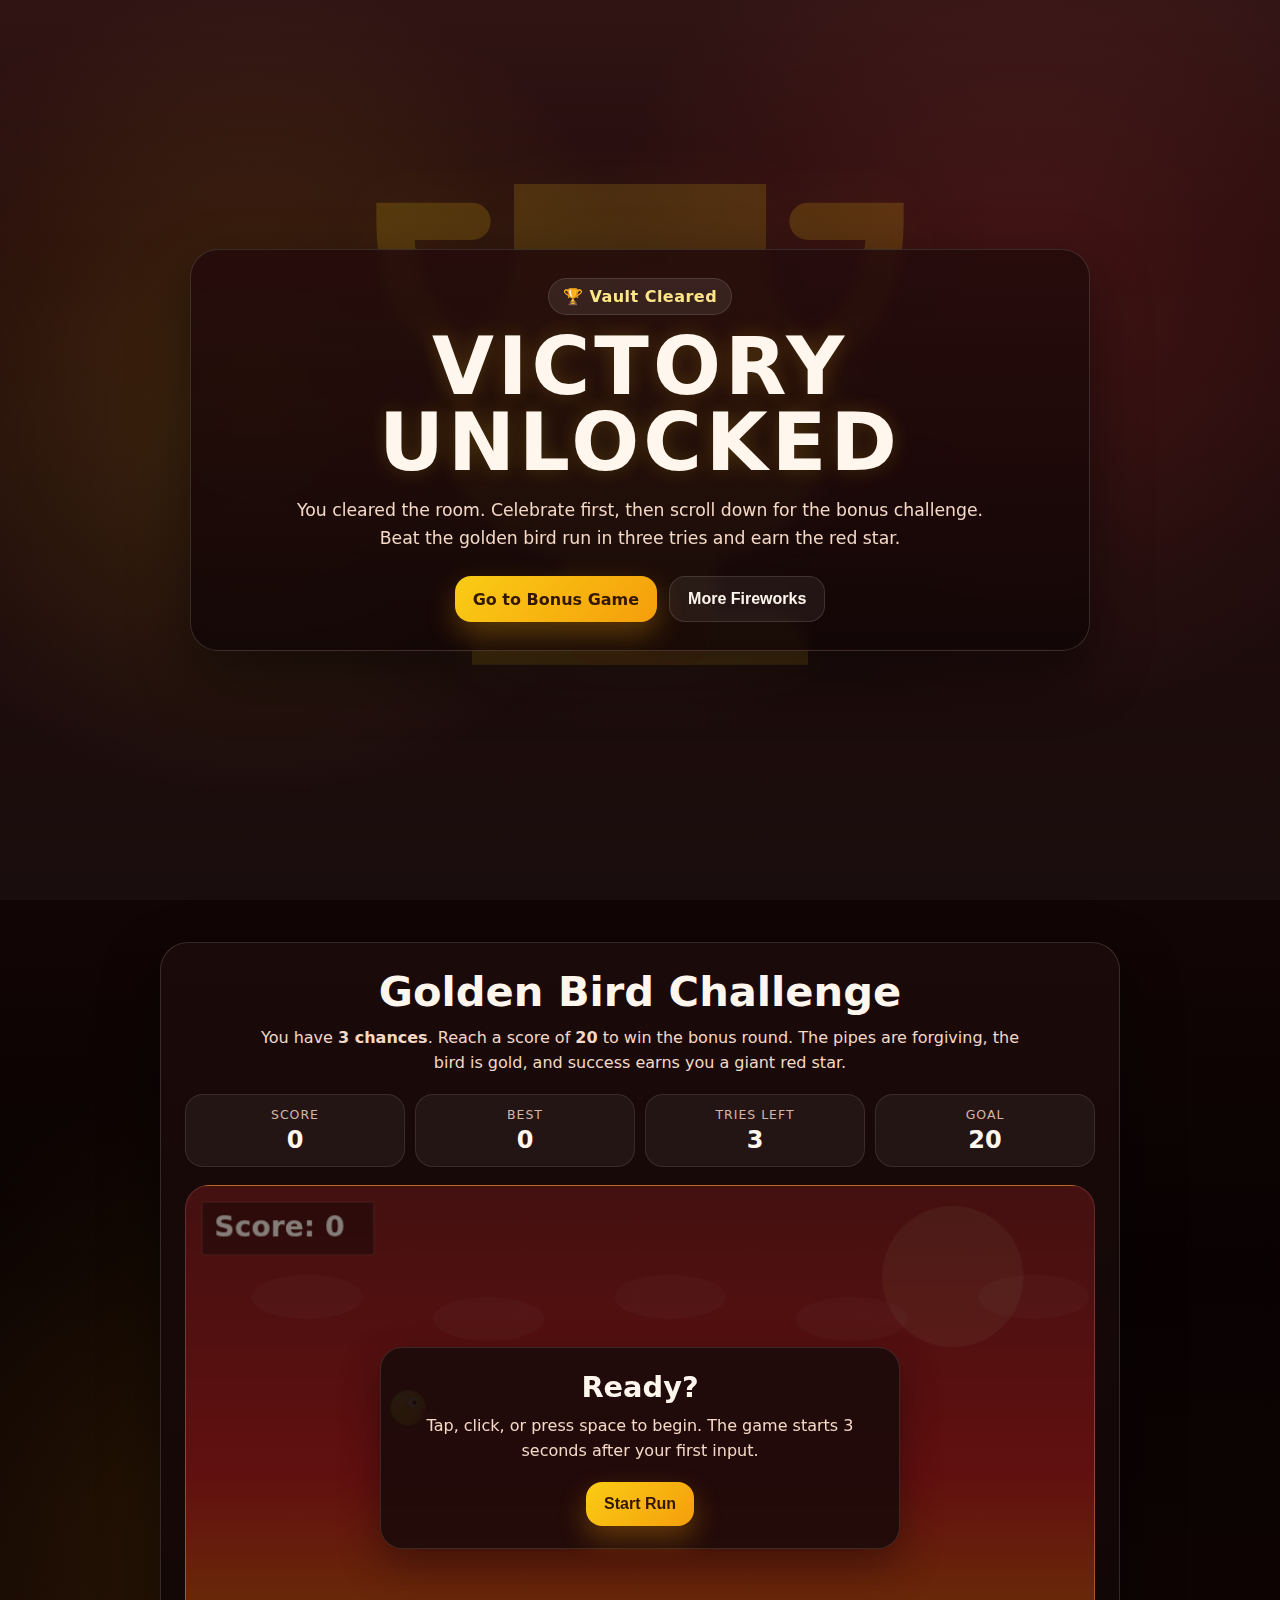
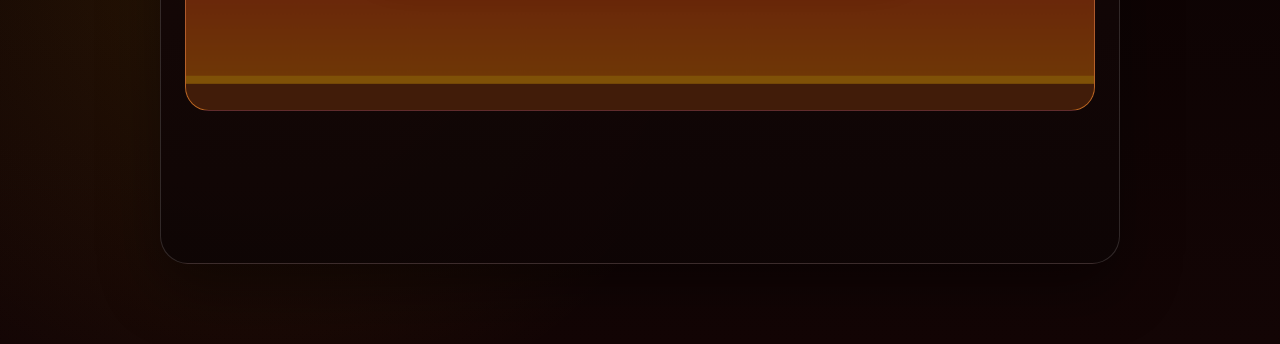
<file: trophy-room.html>
<!DOCTYPE html>
<html lang="en">
<head>
  <meta charset="UTF-8" />
  <meta name="viewport" content="width=device-width, initial-scale=1.0" />
  <title>Victory Screen</title>
  <style>
    :root {
      --bg1: #120303;
      --bg2: #2a0d0d;
      --gold1: #facc15;
      --gold2: #f59e0b;
      --gold3: #fde68a;
      --red: #dc2626;
      --red-soft: #fecaca;
      --ink: #fff7ed;
      --panel: rgba(20, 8, 8, 0.78);
      --line: rgba(255,255,255,0.14);
    }

    * { box-sizing: border-box; }
    html { scroll-behavior: smooth; }
    body {
      margin: 0;
      font-family: system-ui, -apple-system, BlinkMacSystemFont, "Segoe UI", sans-serif;
      color: var(--ink);
      background:
        radial-gradient(circle at 20% 20%, rgba(250, 204, 21, 0.14), transparent 22%),
        radial-gradient(circle at 80% 15%, rgba(239, 68, 68, 0.16), transparent 22%),
        radial-gradient(circle at 20% 80%, rgba(245, 158, 11, 0.12), transparent 26%),
        linear-gradient(180deg, var(--bg2), #090202 65%, #130505 100%);
      overflow-x: hidden;
    }

    .hero {
      min-height: 100vh;
      position: relative;
      display: grid;
      place-items: center;
      padding: 32px 20px;
      isolation: isolate;
      overflow: hidden;
    }

    .hero::before {
      content: "";
      position: absolute;
      inset: 0;
      background:
        radial-gradient(circle at center, rgba(255,255,255,0.05), transparent 38%),
        linear-gradient(180deg, rgba(255,255,255,0.03), transparent 28%, rgba(255,255,255,0.03));
      z-index: -2;
    }

    .trophy-bg {
      position: absolute;
      inset: 0;
      display: grid;
      place-items: center;
      z-index: -1;
      pointer-events: none;
      opacity: 0.18;
      filter: drop-shadow(0 0 30px rgba(250, 204, 21, 0.22));
    }

    .trophy-bg svg {
      width: min(70vw, 700px);
      height: auto;
    }

    #fireworks {
      position: absolute;
      inset: 0;
      width: 100%;
      height: 100%;
      pointer-events: none;
      z-index: 0;
    }

    .hero-card {
      position: relative;
      width: min(900px, 100%);
      padding: 28px 24px;
      border-radius: 28px;
      background: linear-gradient(180deg, rgba(36, 11, 11, 0.88), rgba(16, 5, 5, 0.82));
      border: 1px solid var(--line);
      box-shadow: 0 24px 60px rgba(0,0,0,0.45);
      text-align: center;
      backdrop-filter: blur(6px);
      z-index: 1;
    }

    .hero-badge {
      display: inline-flex;
      align-items: center;
      gap: 8px;
      padding: 8px 14px;
      border-radius: 999px;
      background: rgba(255,255,255,0.08);
      border: 1px solid rgba(255,255,255,0.12);
      font-weight: 700;
      letter-spacing: 0.03em;
      color: var(--gold3);
      margin-bottom: 14px;
    }

    h1 {
      margin: 0;
      font-size: clamp(2.3rem, 7vw, 5rem);
      line-height: 0.95;
      text-transform: uppercase;
      letter-spacing: 0.05em;
      text-shadow: 0 0 20px rgba(250, 204, 21, 0.18);
    }

    .hero p {
      margin: 16px auto 0;
      max-width: 700px;
      font-size: 1.08rem;
      line-height: 1.6;
      color: #f5d9c7;
    }

    .hero-actions {
      margin-top: 24px;
      display: flex;
      flex-wrap: wrap;
      justify-content: center;
      gap: 12px;
    }

    .btn {
      appearance: none;
      border: 0;
      text-decoration: none;
      cursor: pointer;
      display: inline-flex;
      align-items: center;
      justify-content: center;
      padding: 13px 18px;
      border-radius: 16px;
      font-weight: 800;
      font-size: 1rem;
      transition: transform 0.15s ease, box-shadow 0.15s ease, filter 0.15s ease;
    }

    .btn:hover { transform: translateY(-2px); filter: brightness(1.02); }
    .btn:active { transform: translateY(0); }

    .btn-gold {
      color: #331700;
      background: linear-gradient(135deg, var(--gold1), var(--gold2));
      box-shadow: 0 12px 28px rgba(245, 158, 11, 0.3);
    }

    .btn-ghost {
      color: var(--ink);
      background: rgba(255,255,255,0.06);
      border: 1px solid rgba(255,255,255,0.12);
    }

    .section {
      padding: 42px 20px 80px;
    }

    .game-wrap {
      width: min(960px, 100%);
      margin: 0 auto;
      padding: 24px;
      border-radius: 28px;
      background: linear-gradient(180deg, rgba(29, 11, 11, 0.9), rgba(14, 5, 5, 0.9));
      border: 1px solid var(--line);
      box-shadow: 0 24px 60px rgba(0,0,0,0.4);
    }

    .game-head {
      text-align: center;
      margin-bottom: 18px;
    }

    .game-head h2 {
      margin: 0;
      font-size: clamp(1.8rem, 4vw, 2.6rem);
    }

    .game-head p {
      margin: 10px auto 0;
      max-width: 760px;
      color: #f5d9c7;
      line-height: 1.55;
    }

    .hud {
      display: grid;
      grid-template-columns: repeat(4, minmax(0, 1fr));
      gap: 10px;
      margin: 18px 0;
    }

    .hud-card {
      background: rgba(255,255,255,0.05);
      border: 1px solid rgba(255,255,255,0.1);
      border-radius: 18px;
      padding: 12px;
      text-align: center;
    }

    .hud-label {
      font-size: 0.78rem;
      text-transform: uppercase;
      letter-spacing: 0.08em;
      color: #d6b6a6;
    }

    .hud-value {
      margin-top: 4px;
      font-size: 1.5rem;
      font-weight: 800;
      color: var(--ink);
    }

    .game-area {
      position: relative;
      border-radius: 24px;
      overflow: hidden;
      border: 1px solid rgba(255,255,255,0.12);
      background: linear-gradient(180deg, #4c0f10 0%, #7a1f1f 42%, #b45309 100%);
    }

    #gameCanvas {
      display: block;
      width: 100%;
      height: auto;
      background:
        linear-gradient(180deg, rgba(255, 245, 157, 0.18), transparent 45%),
        linear-gradient(180deg, #571313, #9f2f2f 60%, #c27813 100%);
    }

    .overlay {
      position: absolute;
      inset: 0;
      display: flex;
      align-items: center;
      justify-content: center;
      padding: 18px;
      background: rgba(10, 3, 3, 0.5);
      transition: opacity 0.25s ease;
    }

    .overlay.hidden {
      opacity: 0;
      pointer-events: none;
    }

    .panel {
      width: min(520px, 100%);
      text-align: center;
      padding: 22px 20px;
      border-radius: 22px;
      background: rgba(25, 9, 9, 0.86);
      border: 1px solid rgba(255,255,255,0.12);
      box-shadow: 0 18px 40px rgba(0,0,0,0.35);
    }

    .panel h3 {
      margin: 0;
      font-size: 1.8rem;
    }

    .panel p {
      margin: 10px 0 0;
      color: #f5d9c7;
      line-height: 1.55;
    }

    .panel .panel-actions {
      margin-top: 18px;
      display: flex;
      gap: 10px;
      justify-content: center;
      flex-wrap: wrap;
    }

    .star-zone {
      margin-top: 18px;
      min-height: 110px;
      display: flex;
      align-items: center;
      justify-content: center;
      text-align: center;
    }

    .star-wrap.hidden { display: none; }
    .star-wrap {
      animation: popIn 0.7s ease;
    }

    .red-star {
      width: 94px;
      height: 94px;
      margin: 0 auto 10px;
      background: #dc2626;
      clip-path: polygon(50% 0%, 61% 35%, 98% 35%, 68% 57%, 79% 92%, 50% 71%, 21% 92%, 32% 57%, 2% 35%, 39% 35%);
      filter: drop-shadow(0 0 16px rgba(220, 38, 38, 0.55));
    }

    .star-title {
      font-size: 1.5rem;
      font-weight: 900;
      color: #fee2e2;
    }

    .star-text {
      margin-top: 6px;
      color: #fecaca;
    }

    @keyframes popIn {
      from { transform: scale(0.7); opacity: 0; }
      to { transform: scale(1); opacity: 1; }
    }

    @media (max-width: 760px) {
      .hud {
        grid-template-columns: repeat(2, minmax(0, 1fr));
      }
      .hero-card, .game-wrap { padding: 20px 16px; }
    }
  </style>
</head>
<body>
  <section class="hero">
    <canvas id="fireworks"></canvas>

    <div class="trophy-bg" aria-hidden="true">
      <svg viewBox="0 0 300 300" fill="none" xmlns="http://www.w3.org/2000/svg">
        <path d="M96 36h108v28c0 21 13 39 33 46v19c0 30-19 56-47 66l-7 2v23h23c9 0 16 7 16 16v6H78v-6c0-9 7-16 16-16h23v-23l-7-2c-28-10-47-36-47-66v-19c20-7 33-25 33-46V36Z" fill="#FACC15" opacity="0.9"/>
        <path d="M78 52H45c0 35 18 58 51 63" stroke="#FACC15" stroke-width="16" stroke-linecap="round"/>
        <path d="M222 52h33c0 35-18 58-51 63" stroke="#FACC15" stroke-width="16" stroke-linecap="round"/>
        <rect x="120" y="218" width="60" height="24" rx="10" fill="#F59E0B"/>
      </svg>
    </div>

    <div class="hero-card">
      <div class="hero-badge">🏆 Vault Cleared</div>
      <h1>Victory Unlocked</h1>
      <p>
        You cleared the room. Celebrate first, then scroll down for the bonus challenge.
        Beat the golden bird run in three tries and earn the red star.
      </p>
      <div class="hero-actions">
        <a class="btn btn-gold" href="#bonus-game">Go to Bonus Game</a>
        <button class="btn btn-ghost" id="burst-btn" type="button">More Fireworks</button>
      </div>
    </div>
  </section>

  <section class="section" id="bonus-game">
    <div class="game-wrap">
      <div class="game-head">
        <h2>Golden Bird Challenge</h2>
        <p>
          You have <strong>3 chances</strong>. Reach a score of <strong>20</strong> to win the bonus round.
          The pipes are forgiving, the bird is gold, and success earns you a giant red star.
        </p>
      </div>

      <div class="hud">
        <div class="hud-card">
          <div class="hud-label">Score</div>
          <div class="hud-value" id="score-display">0</div>
        </div>
        <div class="hud-card">
          <div class="hud-label">Best</div>
          <div class="hud-value" id="best-display">0</div>
        </div>
        <div class="hud-card">
          <div class="hud-label">Tries Left</div>
          <div class="hud-value" id="tries-display">3</div>
        </div>
        <div class="hud-card">
          <div class="hud-label">Goal</div>
          <div class="hud-value">20</div>
        </div>
      </div>

      <div class="game-area">
        <canvas id="gameCanvas" width="900" height="520"></canvas>

        <div class="overlay" id="game-overlay">
          <div class="panel">
            <h3 id="overlay-title">Ready?</h3>
            <p id="overlay-text">Tap, click, or press space to begin. The game starts 3 seconds after your first input.</p>
            <div class="panel-actions">
              <button class="btn btn-gold" id="start-btn" type="button">Start Run</button>
            </div>
          </div>
        </div>
      </div>

      <div class="star-zone">
        <div class="star-wrap hidden" id="star-wrap">
          <div class="red-star"></div>
          <div class="star-title">Red Star Earned</div>
          <div class="star-text">You beat the Golden Bird Challenge.</div>
        </div>
      </div>
    </div>
  </section>

  <script>
    // ---------- Fireworks hero background ----------
    const fwCanvas = document.getElementById('fireworks');
    const fwCtx = fwCanvas.getContext('2d');
    let fwW = 0;
    let fwH = 0;
    const sparks = [];

    function resizeFireworks() {
      fwW = fwCanvas.width = window.innerWidth;
      fwH = fwCanvas.height = window.innerHeight;
    }
    resizeFireworks();
    window.addEventListener('resize', resizeFireworks);

    function launchFirework(x = Math.random() * fwW, y = fwH * (0.18 + Math.random() * 0.42)) {
      const hue = [10, 22, 42, 50, 0][Math.floor(Math.random() * 5)];
      for (let i = 0; i < 42; i++) {
        const angle = (Math.PI * 2 * i) / 42 + Math.random() * 0.1;
        const speed = 1.5 + Math.random() * 3.7;
        sparks.push({
          x, y,
          vx: Math.cos(angle) * speed,
          vy: Math.sin(angle) * speed,
          life: 45 + Math.random() * 28,
          maxLife: 70,
          hue,
          size: 2 + Math.random() * 2.5
        });
      }
    }

    function updateFireworks() {
      fwCtx.clearRect(0, 0, fwW, fwH);
      for (let i = sparks.length - 1; i >= 0; i--) {
        const s = sparks[i];
        s.x += s.vx;
        s.y += s.vy;
        s.vy += 0.018;
        s.life -= 1;
        const alpha = Math.max(0, s.life / s.maxLife);
        fwCtx.beginPath();
        fwCtx.fillStyle = `hsla(${s.hue}, 95%, 62%, ${alpha})`;
        fwCtx.arc(s.x, s.y, s.size, 0, Math.PI * 2);
        fwCtx.fill();
        if (s.life <= 0) sparks.splice(i, 1);
      }
      requestAnimationFrame(updateFireworks);
    }
    updateFireworks();

    setInterval(() => {
      launchFirework();
    }, 1100);

    document.getElementById('burst-btn').addEventListener('click', () => {
      for (let i = 0; i < 4; i++) {
        setTimeout(() => launchFirework(Math.random() * fwW, fwH * (0.15 + Math.random() * 0.35)), i * 150);
      }
    });

    // ---------- Flappy-like game ----------
    const canvas = document.getElementById('gameCanvas');
    const ctx = canvas.getContext('2d');
    const overlay = document.getElementById('game-overlay');
    const overlayTitle = document.getElementById('overlay-title');
    const overlayText = document.getElementById('overlay-text');
    const startBtn = document.getElementById('start-btn');
    const scoreDisplay = document.getElementById('score-display');
    const bestDisplay = document.getElementById('best-display');
    const triesDisplay = document.getElementById('tries-display');
    const starWrap = document.getElementById('star-wrap');

    const GAME = {
      width: canvas.width,
      height: canvas.height,
      gravity: 0.42,
      flap: -7.1,
      birdX: 220,
      pipeWidth: 88,
      pipeGap: 190,
      pipeGapMin: 190 * 0.85,
      pipeGapMax: 190 * 1.15,
      pipeSpacing: 240,
      pipeSpeed: 2.4,
      maxScore: 20,
      maxTries: 3,
      countdownMs: 3000
    };

    let bestScore = 0;
    let triesLeft = GAME.maxTries;
    let score = 0;
    let running = false;
    let won = false;
    let countdownActive = false;
    let animationId = null;
    let countdownTimer = null;
    let countdownEndTime = 0;

    const bird = {
      x: GAME.birdX,
      y: GAME.height - 300,
      vy: 0,
      r: 18
    };

    let pipes = [];

    function resetBird() {
      bird.y = GAME.height - 300;
      bird.vy = 0;
    }

    function randomPipeGap() {
      return GAME.pipeGapMin + Math.random() * (GAME.pipeGapMax - GAME.pipeGapMin);
    }

    function buildPipes() {
      pipes = [];
      const startX = GAME.width + 180;
      for (let i = 0; i < 6; i++) {
        const gap = randomPipeGap();
        const topHeight = 80 + Math.random() * 150;
        pipes.push({
          x: startX + i * GAME.pipeSpacing,
          topHeight,
          gap,
          counted: false
        });
      }
    }

    function resetRun() {
      score = 0;
      scoreDisplay.textContent = score;
      resetBird();
      buildPipes();
    }

    function showOverlay(title, text, startLabel = 'Start Run') {
      overlayTitle.textContent = title;
      overlayText.textContent = text;
      startBtn.textContent = startLabel;
      overlay.classList.remove('hidden');
    }

    function hideOverlay() {
      overlay.classList.add('hidden');
    }

    function drawCountdownText() {
      if (!countdownActive) return;
      const remaining = Math.max(0, Math.ceil((countdownEndTime - Date.now()) / 1000));
      ctx.fillStyle = 'rgba(20, 8, 8, 0.65)';
      ctx.fillRect(GAME.width / 2 - 95, 90, 190, 90);
      ctx.strokeStyle = 'rgba(255,255,255,0.14)';
      ctx.strokeRect(GAME.width / 2 - 95, 90, 190, 90);
      ctx.fillStyle = '#fff7ed';
      ctx.font = '900 48px system-ui, sans-serif';
      ctx.textAlign = 'center';
      ctx.fillText(remaining > 0 ? remaining : 'GO!', GAME.width / 2, 148);
      ctx.textAlign = 'left';
    }

    function prepareChallenge() {
      won = false;
      triesLeft = GAME.maxTries;
      triesDisplay.textContent = triesLeft;
      starWrap.classList.add('hidden');
      running = false;
      countdownActive = false;
      clearInterval(countdownTimer);
      cancelAnimationFrame(animationId);
      resetRun();
      draw();
      showOverlay('Ready?', 'Tap, click, or press space to begin. The game starts 3 seconds after your first input.', 'Start Run');
    }

    function startCountdown() {
      if (won || running || countdownActive || triesLeft <= 0) return;

      resetRun();
      countdownActive = true;
      countdownEndTime = Date.now() + GAME.countdownMs;

      showOverlay('Get Ready', 'Starting in 3 seconds...', 'Starting...');
      draw();

      countdownTimer = setInterval(() => {
        draw();
        if (Date.now() >= countdownEndTime) {
          clearInterval(countdownTimer);
          countdownActive = false;
          beginRun();
        }
      }, 100);
    }

    function beginRun() {
      if (won || running || triesLeft <= 0) return;
      hideOverlay();
      running = true;
      loop();
    }

    function flap() {
      if (!running) return;
      bird.vy = GAME.flap;
    }

    function endRun(message) {
      running = false;
      countdownActive = false;
      clearInterval(countdownTimer);
      cancelAnimationFrame(animationId);
      triesLeft -= 1;
      triesDisplay.textContent = triesLeft;

      if (triesLeft > 0) {
        showOverlay(
          'Run Over',
          `${message} You have ${triesLeft} chance${triesLeft === 1 ? '' : 's'} left. Tap, click, or press space to start the next run.`,
          'Start Next Run'
        );
      } else {
        showOverlay(
          'Challenge Over',
          `${message} You used all 3 chances.`,
          'No Tries Left'
        );
      }
    }

    function winChallenge() {
      running = false;
      countdownActive = false;
      clearInterval(countdownTimer);
      won = true;
      cancelAnimationFrame(animationId);
      starWrap.classList.remove('hidden');
      showOverlay('You Won!', 'Score 20 reached. The red star is yours.', 'Victory');
      for (let i = 0; i < 6; i++) {
        setTimeout(() => launchFirework(Math.random() * fwW, fwH * (0.15 + Math.random() * 0.35)), i * 170);
      }
    }

    function update() {
      bird.vy += GAME.gravity;
      bird.y += bird.vy;

      for (const pipe of pipes) {
        pipe.x -= GAME.pipeSpeed;
        if (pipe.x + GAME.pipeWidth < bird.x - bird.r && !pipe.counted) {
          pipe.counted = true;
          score += 1;
          if (score > bestScore) bestScore = score;
          scoreDisplay.textContent = score;
          bestDisplay.textContent = bestScore;
          if (score >= GAME.maxScore) {
            winChallenge();
            return;
          }
        }
      }

      const lastPipe = pipes[pipes.length - 1];
      if (lastPipe.x < GAME.width - GAME.pipeSpacing) {
        const gap = randomPipeGap();
        const topHeight = 80 + Math.random() * 150;
        pipes.push({
          x: lastPipe.x + GAME.pipeSpacing,
          topHeight,
          gap,
          counted: false
        });
      }
      pipes = pipes.filter(pipe => pipe.x + GAME.pipeWidth > -40);

      if (bird.y + bird.r > GAME.height - 34 || bird.y - bird.r < 0) {
        endRun('You clipped the boundary.');
        return;
      }

      for (const pipe of pipes) {
        const gapTop = pipe.topHeight;
        const gapBottom = gapTop + pipe.gap;
        const withinX = bird.x + bird.r > pipe.x && bird.x - bird.r < pipe.x + GAME.pipeWidth;
        const hitTop = bird.y - bird.r < gapTop;
        const hitBottom = bird.y + bird.r > gapBottom;
        if (withinX && (hitTop || hitBottom)) {
          endRun('You hit a pipe.');
          return;
        }
      }
    }

    function drawBackground() {
      const g = ctx.createLinearGradient(0, 0, 0, GAME.height);
      g.addColorStop(0, '#7f1d1d');
      g.addColorStop(0.55, '#b91c1c');
      g.addColorStop(1, '#d97706');
      ctx.fillStyle = g;
      ctx.fillRect(0, 0, GAME.width, GAME.height);

      ctx.fillStyle = 'rgba(255, 245, 180, 0.10)';
      ctx.beginPath();
      ctx.arc(760, 90, 70, 0, Math.PI * 2);
      ctx.fill();

      for (let i = 0; i < 5; i++) {
        ctx.fillStyle = 'rgba(255,255,255,0.05)';
        ctx.beginPath();
        ctx.ellipse(120 + i * 180, 110 + (i % 2) * 22, 55, 22, 0, 0, Math.PI * 2);
        ctx.fill();
      }

      ctx.fillStyle = '#78350f';
      ctx.fillRect(0, GAME.height - 34, GAME.width, 34);
      ctx.fillStyle = '#f59e0b';
      ctx.fillRect(0, GAME.height - 34, GAME.width, 8);
    }

    function drawPipes() {
      for (const pipe of pipes) {
        const gapTop = pipe.topHeight;
        const gapBottom = gapTop + pipe.gap;

        const pipeGradient = ctx.createLinearGradient(pipe.x, 0, pipe.x + GAME.pipeWidth, 0);
        pipeGradient.addColorStop(0, '#16a34a');
        pipeGradient.addColorStop(0.5, '#4ade80');
        pipeGradient.addColorStop(1, '#15803d');

        ctx.fillStyle = pipeGradient;
        ctx.fillRect(pipe.x, 0, GAME.pipeWidth, gapTop);
        ctx.fillRect(pipe.x, gapBottom, GAME.pipeWidth, GAME.height - gapBottom - 34);

        ctx.fillStyle = '#86efac';
        ctx.fillRect(pipe.x - 8, gapTop - 20, GAME.pipeWidth + 16, 20);
        ctx.fillRect(pipe.x - 8, gapBottom, GAME.pipeWidth + 16, 20);
      }
    }

    function drawBird() {
      ctx.save();
      ctx.translate(bird.x, bird.y);
      ctx.rotate(Math.max(-0.45, Math.min(0.75, bird.vy * 0.05)));

      const gold = ctx.createLinearGradient(-20, -20, 20, 20);
      gold.addColorStop(0, '#fde68a');
      gold.addColorStop(0.55, '#facc15');
      gold.addColorStop(1, '#d97706');

      ctx.fillStyle = gold;
      ctx.beginPath();
      ctx.arc(0, 0, bird.r, 0, Math.PI * 2);
      ctx.fill();

      ctx.strokeStyle = 'rgba(120,53,15,0.75)';
      ctx.lineWidth = 2;
      ctx.stroke();

      ctx.fillStyle = '#fff7ed';
      ctx.beginPath();
      ctx.arc(5, -5, 5, 0, Math.PI * 2);
      ctx.fill();

      ctx.fillStyle = '#111827';
      ctx.beginPath();
      ctx.arc(6.5, -5, 2.2, 0, Math.PI * 2);
      ctx.fill();

      ctx.fillStyle = '#ef4444';
      ctx.beginPath();
      ctx.moveTo(14, 1);
      ctx.lineTo(28, 7);
      ctx.lineTo(14, 13);
      ctx.closePath();
      ctx.fill();

      ctx.fillStyle = 'rgba(255,255,255,0.28)';
      ctx.beginPath();
      ctx.ellipse(-6, -9, 7, 4, -0.4, 0, Math.PI * 2);
      ctx.fill();

      ctx.restore();
    }

    function drawScoreOnCanvas() {
      ctx.fillStyle = 'rgba(20, 8, 8, 0.45)';
      ctx.fillRect(16, 16, 170, 52);
      ctx.strokeStyle = 'rgba(255,255,255,0.14)';
      ctx.strokeRect(16, 16, 170, 52);
      ctx.fillStyle = '#fff7ed';
      ctx.font = '800 28px system-ui, sans-serif';
      ctx.fillText(`Score: ${score}`, 28, 50);
    }

    function draw() {
      drawBackground();
      drawPipes();
      drawBird();
      drawScoreOnCanvas();
      drawCountdownText();
    }

    function loop() {
      update();
      draw();
      if (running) animationId = requestAnimationFrame(loop);
    }

    function handlePrimaryAction(e) {
      if (e) e.preventDefault();

      if (won) return;

      if (overlay.classList.contains('hidden')) {
        flap();
        return;
      }

      if (!running && !countdownActive && triesLeft > 0) {
        startCountdown();
      }
    }

    startBtn.addEventListener('click', handlePrimaryAction);
    canvas.addEventListener('click', handlePrimaryAction);
    canvas.addEventListener('touchstart', handlePrimaryAction, { passive: false });

    overlay.addEventListener('click', handlePrimaryAction);
    overlay.addEventListener('touchstart', handlePrimaryAction, { passive: false });

    window.addEventListener('keydown', (e) => {
      if (e.code === 'Space') {
        e.preventDefault();
        handlePrimaryAction(e);
      }
    });

    prepareChallenge();
  </script>
</body>
</html>
</file>
<file: assets/escape-room-core.css>
:root {
  --font-family: system-ui, -apple-system, BlinkMacSystemFont, "Segoe UI", sans-serif;
  --body-background: linear-gradient(180deg, #111827, #020617);
  --container-max-width: 960px;
  --container-background: rgba(255, 255, 255, 0.92);
  --container-border: 1px solid rgba(255, 255, 255, 0.18);
  --container-radius: 1.5rem;
  --container-shadow: 0 20px 40px rgba(0, 0, 0, 0.18);
  --container-backdrop: none;
  --container-padding: 1.75rem 1.75rem 2rem;
  --container-overflow: visible;
  --ink: #e5e7eb;
  --muted: #9ca3af;
  --line: rgba(148, 163, 184, 0.22);
  --line-strong: rgba(148, 163, 184, 0.34);
  --pill-background: rgba(255, 255, 255, 0.08);
  --pill-color: var(--muted);
  --pill-shadow: none;
  --icon-gradient: linear-gradient(135deg, #22c55e, #38bdf8);
  --icon-shadow: 0 0 8px rgba(34, 197, 94, 0.45);
  --progress-background: rgba(255, 255, 255, 0.08);
  --progress-fill: linear-gradient(90deg, #22c55e, #38bdf8);
  --panel: rgba(15, 23, 42, 0.92);
  --panel-strong: rgba(15, 23, 42, 0.96);
  --panel-shadow: 0 10px 24px rgba(0, 0, 0, 0.14);
  --title-color: var(--ink);
  --header-title-color: var(--ink);
  --header-title-transform: uppercase;
  --header-title-spacing: 0.04em;
  --header-max-width: 820px;
  --badge-background: rgba(255, 255, 255, 0.05);
  --badge-color: var(--ink);
  --question-code-background: rgba(255, 255, 255, 0.08);
  --question-code-color: var(--ink);
  --input-background: rgba(255, 255, 255, 0.94);
  --input-border: 1px solid var(--line-strong);
  --input-focus: rgba(56, 189, 248, 0.45);
  --input-focus-ring: rgba(56, 189, 248, 0.16);
  --input-shadow: inset 0 1px 2px rgba(15, 23, 42, 0.05);
  --button-primary-background: linear-gradient(135deg, #22c55e, #16a34a);
  --button-primary-color: #f9fafb;
  --button-primary-shadow: 0 10px 20px rgba(22, 163, 74, 0.28);
  --button-primary-hover-shadow: 0 14px 28px rgba(22, 163, 74, 0.36);
  --button-secondary-background: transparent;
  --button-secondary-color: var(--ink);
  --button-secondary-border: 1px solid var(--line-strong);
  --button-secondary-shadow: none;
  --button-secondary-hover-shadow: 0 6px 14px rgba(15, 23, 42, 0.12);
  --success: #22c55e;
  --danger: #f87171;
  --footer-background: transparent;
  --footer-border: none;
  --footer-shadow: none;
  --footer-quote-color: var(--title-color);
  --footer-note-color: var(--muted);
}

* {
  box-sizing: border-box;
}

body {
  margin: 0;
  min-height: 100vh;
  padding: 1.5rem;
  display: flex;
  align-items: stretch;
  justify-content: center;
  font-family: var(--font-family);
  color: var(--ink);
  background: var(--body-background);
  overflow-x: hidden;
}

.container {
  position: relative;
  width: 100%;
  max-width: var(--container-max-width);
  padding: var(--container-padding);
  display: flex;
  flex-direction: column;
  gap: 1.2rem;
  background: var(--container-background);
  border: var(--container-border);
  border-radius: var(--container-radius);
  box-shadow: var(--container-shadow);
  backdrop-filter: var(--container-backdrop);
  overflow: var(--container-overflow);
}

header {
  border-bottom: 1px solid var(--line);
  padding-bottom: 0.85rem;
}

header h1 {
  margin: 0;
  font-size: 1.7rem;
  line-height: 1.12;
  letter-spacing: var(--header-title-spacing);
  text-transform: var(--header-title-transform);
  color: var(--header-title-color);
}

header p {
  margin: 0.48rem 0 0;
  max-width: var(--header-max-width);
  color: var(--muted);
  font-size: 0.98rem;
  line-height: 1.55;
}

.status-bar {
  display: flex;
  flex-wrap: wrap;
  gap: 0.8rem;
  justify-content: space-between;
  align-items: center;
  color: var(--pill-color);
}

.pill {
  display: inline-flex;
  align-items: center;
  gap: 0.45rem;
  padding: 0.4rem 0.78rem;
  border-radius: 999px;
  border: 1px solid var(--line-strong);
  background: var(--pill-background);
  color: var(--pill-color);
  box-shadow: var(--pill-shadow);
  font-size: 0.92rem;
}

.pill .icon,
.pill span.icon {
  width: 0.65rem;
  height: 0.65rem;
  border-radius: 999px;
  background: var(--icon-gradient);
  box-shadow: var(--icon-shadow);
}

.progress-bar {
  position: relative;
  flex: 1;
  min-width: 160px;
  height: 12px;
  overflow: hidden;
  border-radius: 999px;
  border: 1px solid var(--line);
  background: var(--progress-background);
}

.progress-bar-fill {
  position: absolute;
  inset: 0;
  width: 0%;
  background: var(--progress-fill);
  transition: width 0.35s ease;
}

.lock-card {
  display: flex;
  flex-direction: column;
  gap: 0.85rem;
  padding: 1.3rem 1.45rem 1.35rem;
  background: var(--panel-strong);
  border: 1px solid var(--line);
  border-radius: 1.3rem;
  box-shadow: var(--panel-shadow);
}

.lock-title {
  display: flex;
  align-items: center;
  justify-content: space-between;
  gap: 0.6rem;
  color: var(--title-color);
  font-size: 1.22rem;
  font-weight: 700;
}

.lock-badge {
  white-space: nowrap;
  padding: 0.22rem 0.62rem;
  border-radius: 999px;
  border: 1px solid var(--line-strong);
  background: var(--badge-background);
  color: var(--badge-color);
  font-size: 0.8rem;
}

.lock-story {
  color: var(--muted);
  font-size: 0.96rem;
  line-height: 1.55;
}

.lock-question {
  color: var(--ink);
  font-size: 0.98rem;
  line-height: 1.65;
}

.lock-question p {
  margin: 0.42rem 0;
}

.lock-question ol,
.lock-question ul {
  margin: 0.42rem 0 0.42rem 1.2rem;
}

.lock-question code {
  padding: 0.12rem 0.38rem;
  border-radius: 0.38rem;
  background: var(--question-code-background);
  color: var(--question-code-color);
  font-size: 0.96em;
}

.lock-question img {
  display: block;
  max-width: 100%;
  height: auto;
  margin: 0.9rem auto 0.7rem;
  border-radius: 0.9rem;
  border: 1px solid var(--line);
  box-shadow: var(--panel-shadow);
  background: white;
}

.lock-question math {
  max-width: 100%;
  overflow-x: auto;
}

.input-row {
  display: flex;
  flex-wrap: wrap;
  gap: 0.8rem;
  align-items: end;
  margin-top: 0.15rem;
}

.input-block {
  min-width: 180px;
}

label {
  display: inline-block;
  margin-bottom: 0.3rem;
  color: var(--muted);
  font-size: 0.9rem;
}

input[type="text"] {
  width: 170px;
  padding: 0.62rem 0.85rem;
  border-radius: 0.75rem;
  border: var(--input-border);
  background: var(--input-background);
  color: var(--ink);
  box-shadow: var(--input-shadow);
  font-size: 1rem;
  font-weight: 700;
}

input[type="text"]:focus {
  outline: none;
  border-color: var(--input-focus);
  box-shadow: 0 0 0 4px var(--input-focus-ring);
}

button,
a.btn {
  cursor: pointer;
  border: none;
  border-radius: 0.82rem;
  padding: 0.7rem 1.12rem;
  display: inline-flex;
  align-items: center;
  justify-content: center;
  gap: 0.45rem;
  text-decoration: none;
  font-size: 0.95rem;
  font-weight: 700;
  transition: transform 0.08s ease, box-shadow 0.12s ease, opacity 0.12s ease;
}

button:hover,
a.btn:hover {
  transform: translateY(-1px);
}

button:active,
a.btn:active {
  transform: translateY(0);
}

button:not(.btn-secondary),
a.btn:not(.btn-secondary),
.btn-primary {
  background: var(--button-primary-background);
  color: var(--button-primary-color);
  box-shadow: var(--button-primary-shadow);
}

button:not(.btn-secondary):hover,
a.btn:not(.btn-secondary):hover,
.btn-primary:hover {
  box-shadow: var(--button-primary-hover-shadow);
}

.btn-secondary {
  background: var(--button-secondary-background);
  color: var(--button-secondary-color);
  border: var(--button-secondary-border);
  box-shadow: var(--button-secondary-shadow);
}

.btn-secondary:hover {
  box-shadow: var(--button-secondary-hover-shadow);
}

.feedback {
  min-height: 1.28rem;
  margin-top: 0.15rem;
  font-size: 0.94rem;
  font-weight: 600;
}

.feedback.error {
  color: var(--danger);
}

.feedback.success {
  color: var(--success);
}

.footer {
  margin-top: 0.1rem;
  padding: 1rem 1.1rem;
  border-radius: 1rem;
  border: var(--footer-border);
  background: var(--footer-background);
  box-shadow: var(--footer-shadow);
  text-align: center;
}

.footer-quote {
  color: var(--footer-quote-color);
  font-size: 1rem;
  font-weight: 800;
  letter-spacing: 0.01em;
}

.footer-note {
  margin-top: 0.35rem;
  color: var(--footer-note-color);
  font-size: 0.92rem;
}

.final-message {
  text-align: center;
  padding: 1.35rem 0.5rem 0.5rem;
}

.final-message h2 {
  margin: 0 0 0.45rem;
  color: var(--title-color);
  font-size: 1.45rem;
}

.final-message p {
  margin: 0.22rem 0;
  color: var(--muted);
  font-size: 0.98rem;
}

.final-actions {
  margin-top: 1rem;
  display: flex;
  justify-content: center;
  flex-wrap: wrap;
  gap: 0.8rem;
}

code {
  font-family: ui-monospace, SFMono-Regular, Menlo, Monaco, Consolas, "Liberation Mono", "Courier New", monospace;
}

@media (max-width: 640px) {
  body {
    padding: 1rem;
  }

  .container {
    padding: 1.2rem 1rem 1.45rem;
  }

  header h1 {
    font-size: 1.38rem;
  }

  .lock-card {
    padding: 1rem 0.95rem 1.08rem;
  }

  .lock-title {
    flex-direction: column;
    align-items: flex-start;
  }

  .input-row {
    align-items: stretch;
  }

  .input-block,
  input[type="text"] {
    width: 100%;
    min-width: 0;
  }
}
</file>
